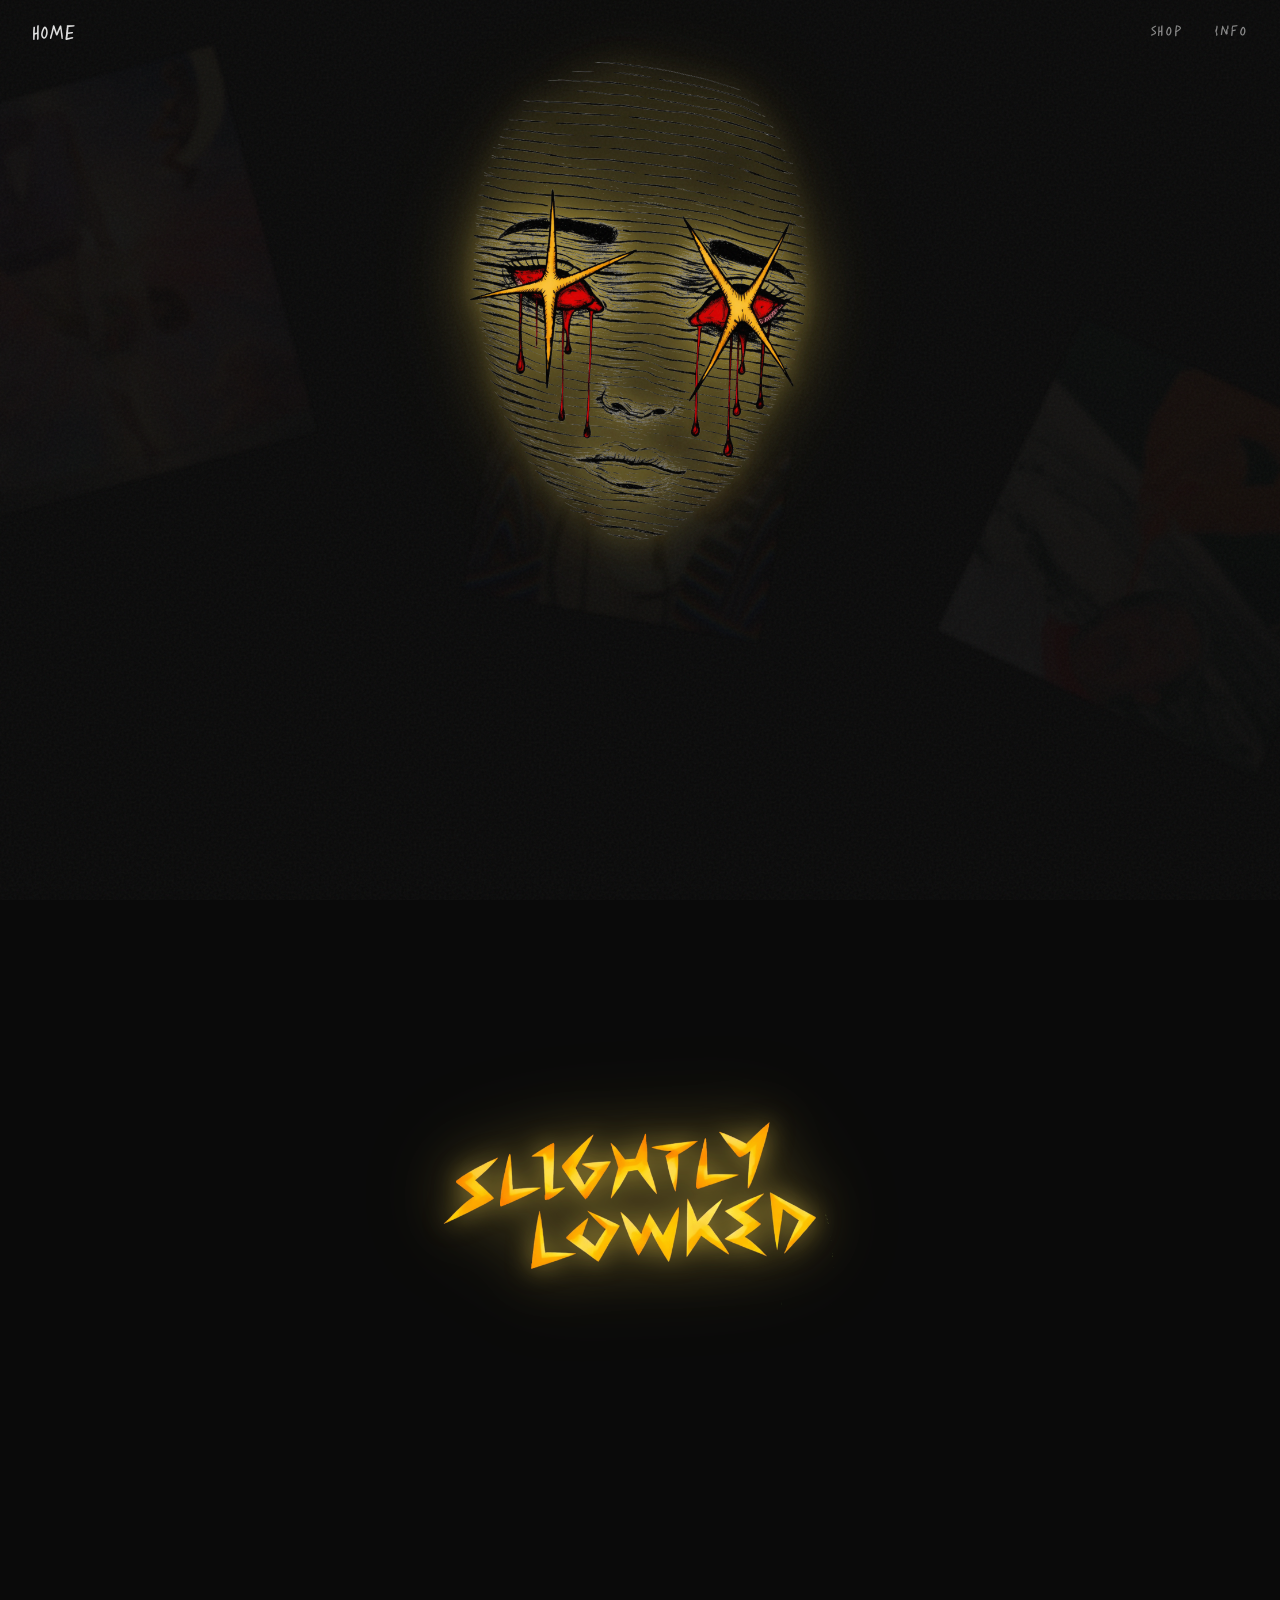
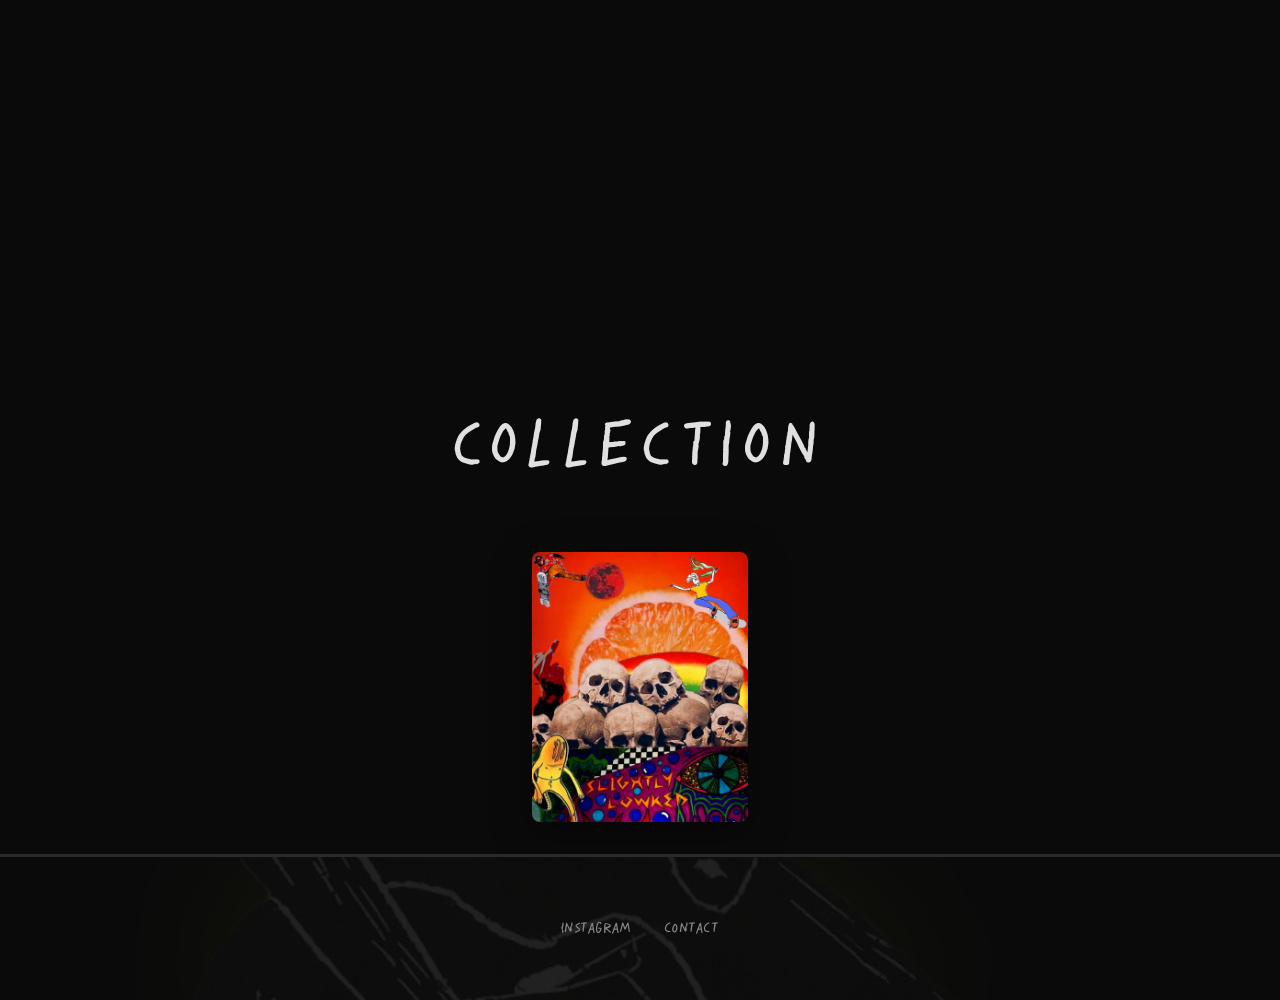
<file: index.html>
<!DOCTYPE html>
<html lang="en">
<head>
    <meta charset="UTF-8">
    <meta name="viewport" content="width=device-width, initial-scale=1.0">
    <title>SLIGHTLY LOWKED</title>
    <link rel="stylesheet" href="style.css">
</head>
<body class="dark home-page">
    <!-- Noise overlay -->
    <div class="noise"></div>

    <!-- Chaos graphics background -->
    <div class="chaos-bg">
        <img src="images/lowked_graphic2.png" class="chaos-graphic chaos-1">
        <img src="images/LOWKED_graphic5.png" class="chaos-graphic chaos-2">
        <img src="images/LOWKED_graphic7.jpg" class="chaos-graphic chaos-3">
    </div>

    <!-- Nav -->
    <nav class="nav-brutal">
        <a href="index.html" class="nav-home">HOME</a>
        <div class="nav-links-brutal">
            <a href="shop.html">SHOP</a>
            <a href="about.html">INFO</a>
        </div>
    </nav>

    <!-- Hero Logo -->
    <section class="hero-brutal">
        <a href="https://www.instagram.com/slightly_lowked__/" target="_blank" rel="noopener noreferrer" class="hero-logo-link" aria-label="Slightly Lowked on Instagram">
            <div class="logo-massive">
                <img src="images/HERO2.png" alt="SLIGHTLY LOWKED">
                <img src="images/SLIGHTLY LOWKED (3).png" alt="SLIGHTLY LOWKED" class="logo-under-hero">
            </div>
        </a>
    </section>

    <!-- Collection trigger: title + spinning sticker (both link to collection/shop page) -->
    <div class="collection-trigger-wrap">
        <a href="shop.html" class="collection-link" aria-label="View collection">COLLECTION</a>
        <a href="shop.html" class="sticker-spin-wrap" aria-label="View collection">
            <img src="images/SLIGHTLYLOWKEDSTICKER.jpg" alt="" class="sticker-spin">
        </a>
    </div>

    <!-- Footer -->
    <footer class="footer-brutal footer-home">
        <div class="footer-home-bg">
            <img src="images/guitarman1.png" alt="" class="footer-home-img">
            <div class="footer-home-overlay"></div>
        </div>
        <div class="footer-brutal-content">
            <div class="footer-links-brutal">
                <a href="https://www.instagram.com/slightly_lowked__/" target="_blank" rel="noopener noreferrer">INSTAGRAM</a>
                <a href="#">CONTACT</a>
            </div>
        </div>
    </footer>
</body>
</html>
</file>
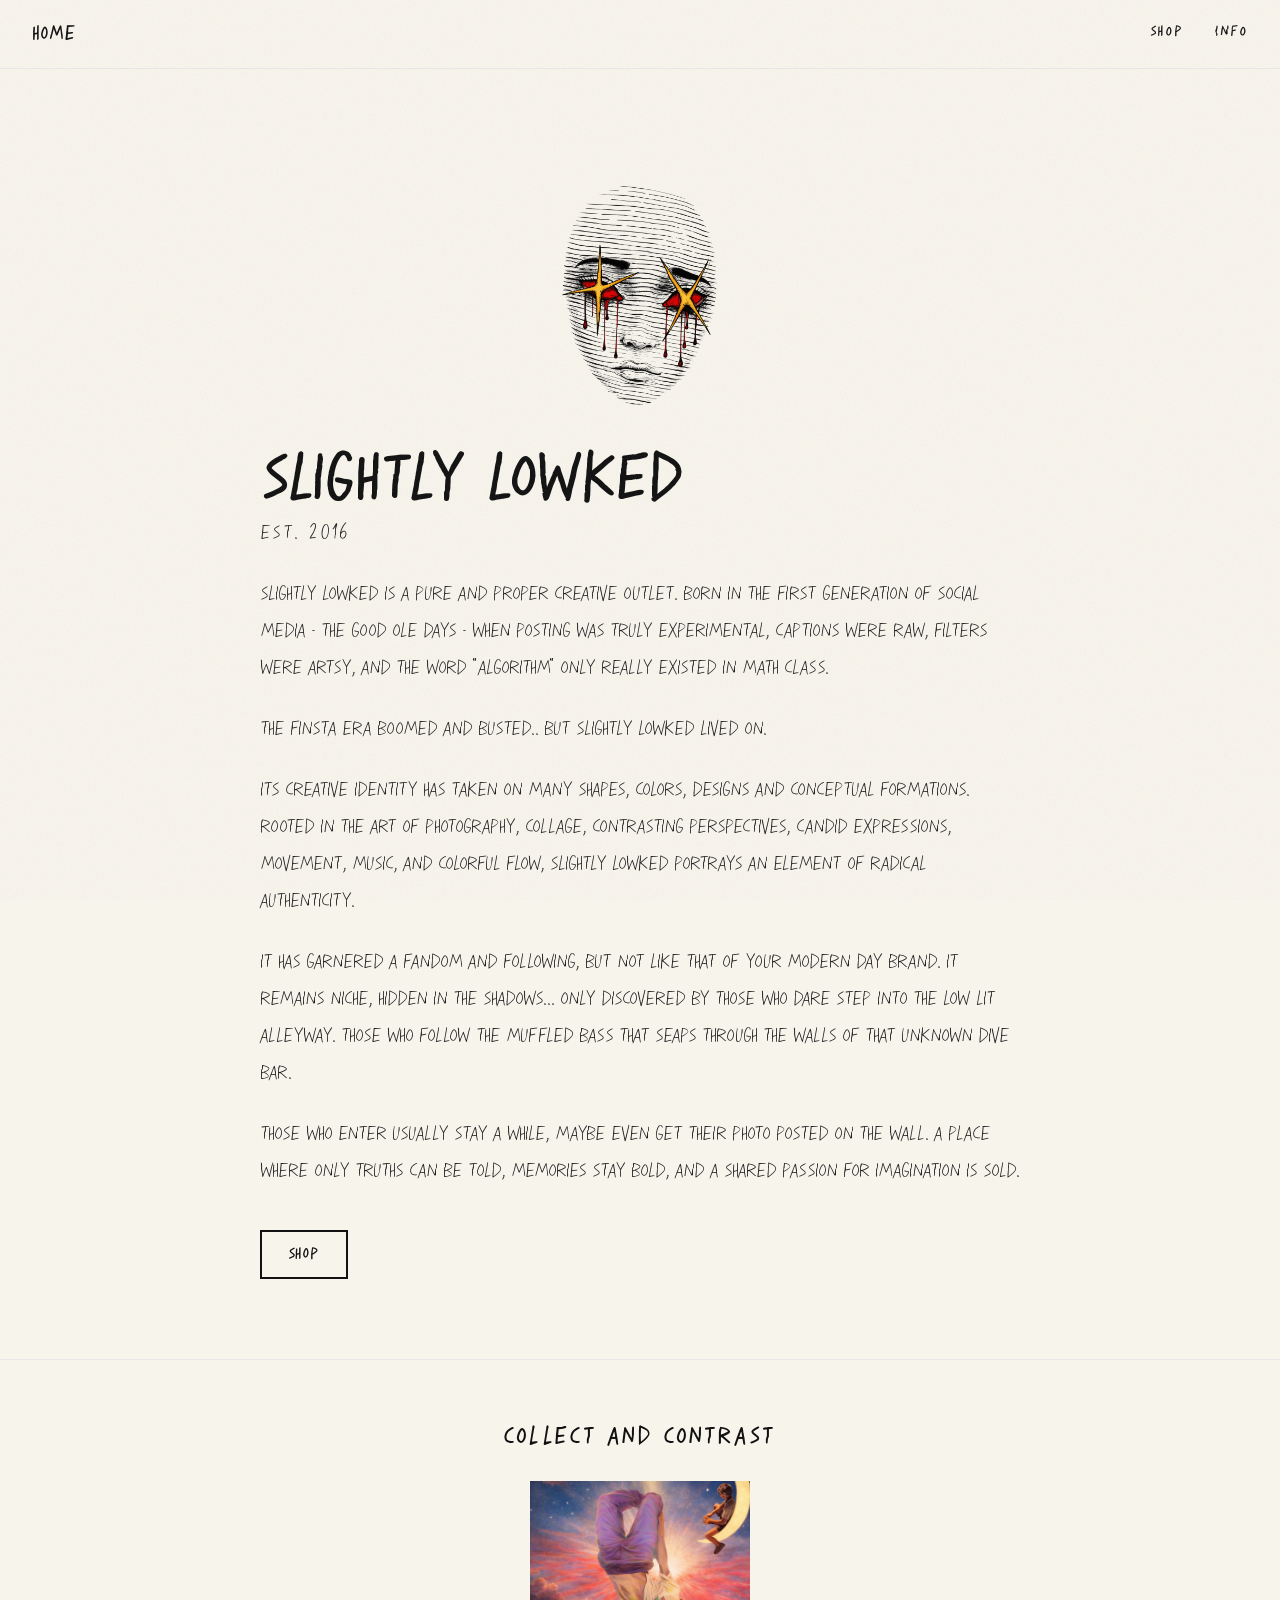
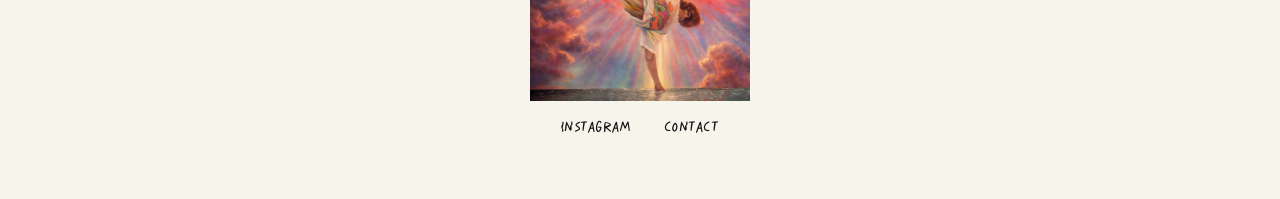
<file: about.html>
<!DOCTYPE html>
<html lang="en">
<head>
    <meta charset="UTF-8">
    <meta name="viewport" content="width=device-width, initial-scale=1.0">
    <title>INFO | SLIGHTLY LOWKED</title>
    <link rel="stylesheet" href="style.css">
</head>
<body class="dark about-page">
    <div class="noise"></div>

    <!-- Nav -->
    <nav class="nav-brutal">
        <a href="index.html" class="nav-home">HOME</a>
        <div class="nav-links-brutal">
            <a href="shop.html">SHOP</a>
            <a href="about.html">INFO</a>
        </div>
    </nav>

    <main class="about-editorial">
        <section class="about-editorial-inner">
            <img src="images/Untitled design (2).png" alt="" class="about-top-graphic">
            <div class="about-title-row">
                <h1>SLIGHTLY LOWKED</h1>
            </div>
            <p class="about-kicker">EST. 2016</p>

            <p>
                Slightly Lowked is a pure and proper creative outlet. Born in the first generation of social media - the good ole days - when posting was truly experimental, captions were raw, filters were artsy, and the word "Algorithm" only really existed in math class.
            </p>

            <p>
                The finsta era boomed and busted.. but Slightly Lowked lived on.
            </p>

            <p>
                Its Creative identity has taken on many shapes, colors, designs and conceptual formations. Rooted in the art of photography, collage, contrasting perspectives, candid expressions, movement, music, and colorful flow, Slightly Lowked portrays an element of Radical authenticity.
            </p>

            <p>
                It has garnered a fandom and following, but not like that of your modern day brand. It remains niche, hidden in the shadows... Only discovered by those who dare step into the low lit alleyway. Those who follow the muffled bass that seaps through the walls of that unknown dive bar.
            </p>

            <p>
                Those who enter usually stay a while, maybe even get their photo posted on the wall. A place where only truths can be told, memories stay bold, and a shared passion for imagination is sold.
            </p>

            <a href="shop.html" class="about-shop-btn">SHOP</a>

        </section>
    </main>

    <!-- Footer -->
    <footer class="footer-brutal">
        <div class="footer-brutal-content">
            <p>COLLECT AND CONTRAST</p>
            <img src="images/lowked_graphic2.png" alt="" class="about-footer-graphic">
            <div class="footer-links-brutal">
                <a href="https://www.instagram.com/slightly_lowked__/" target="_blank" rel="noopener noreferrer">INSTAGRAM</a>
                <a href="#">CONTACT</a>
            </div>
        </div>
    </footer>
</body>
</html>
</file>
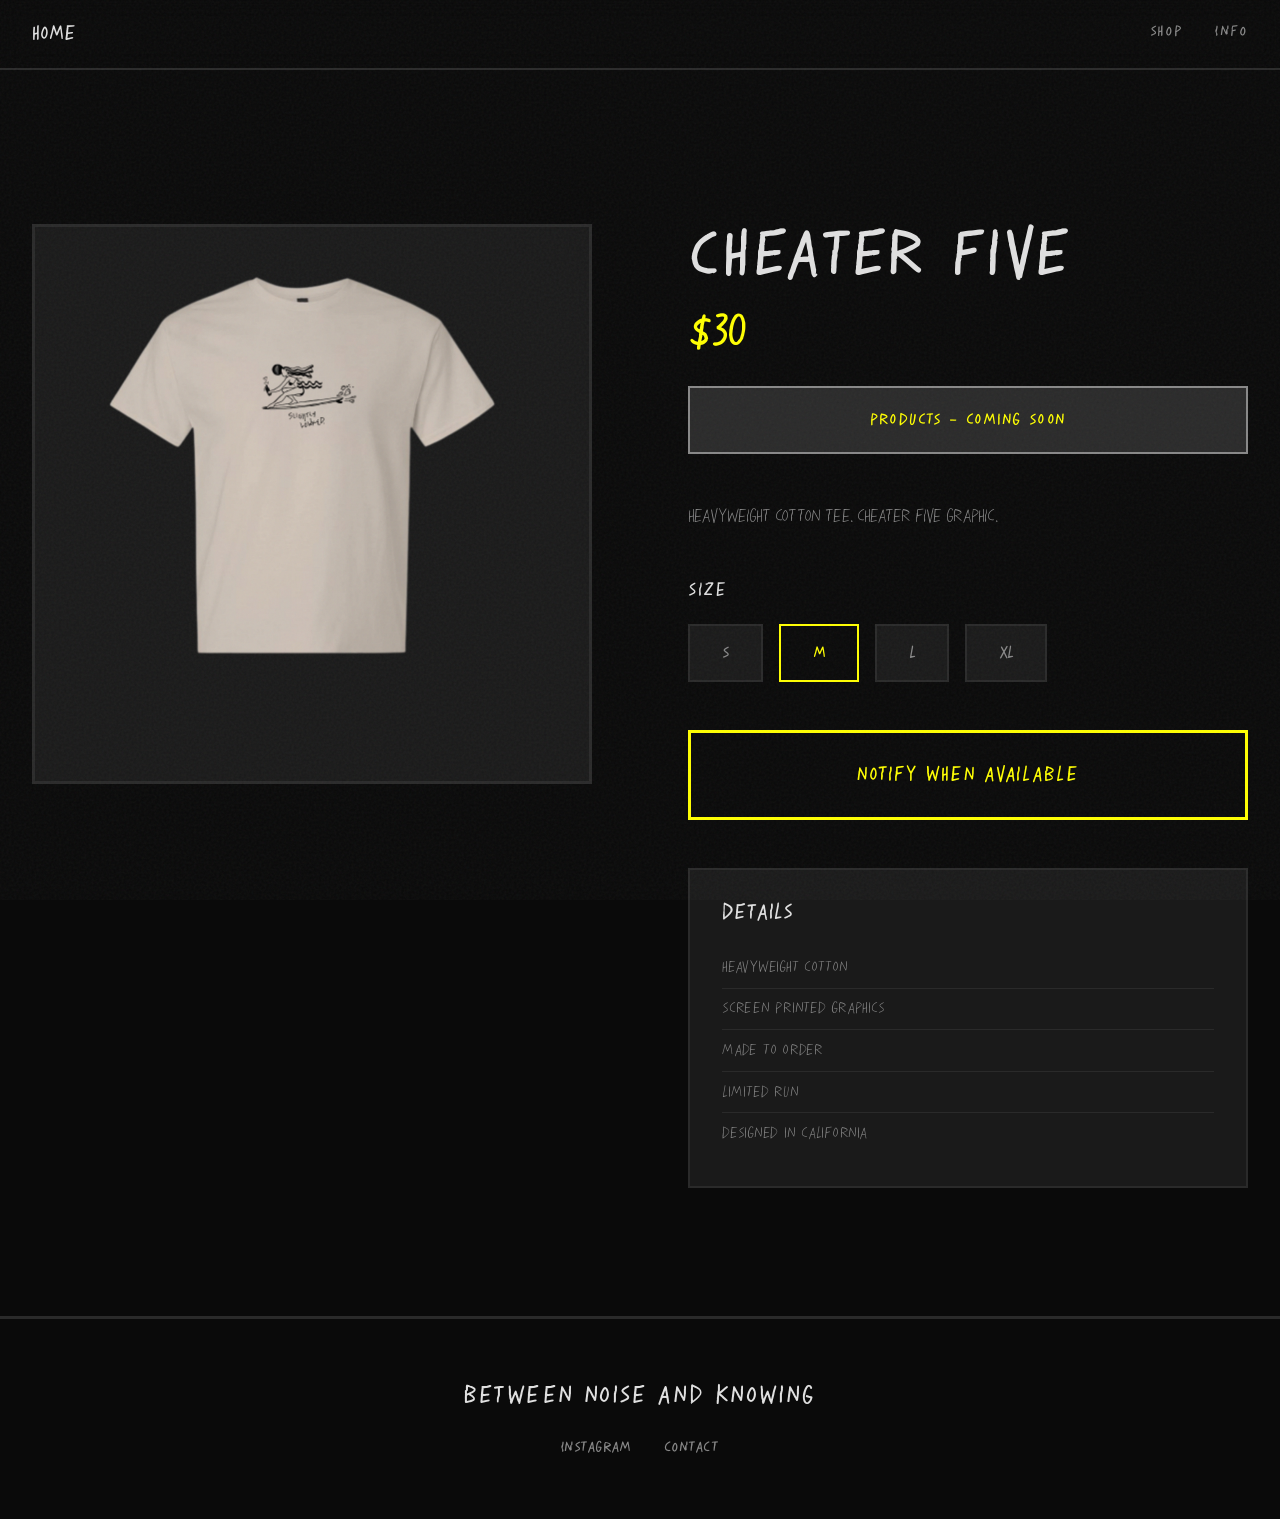
<file: cheater-five-tee.html>
<!DOCTYPE html>
<html lang="en">
<head>
    <meta charset="UTF-8">
    <meta name="viewport" content="width=device-width, initial-scale=1.0">
    <title>PRODUCT | CHEATER FIVE</title>
    <link rel="stylesheet" href="style.css">
</head>
<body class="dark">
    <div class="noise"></div>

    <!-- Nav -->
    <nav class="nav-brutal">
        <a href="index.html" class="nav-home">HOME</a>
        <div class="nav-links-brutal">
            <a href="shop.html">SHOP</a>
            <a href="about.html">INFO</a>
        </div>
    </nav>

    <!-- Product Detail -->
    <section class="product-detail-brutal">
        <div class="product-image-brutal">
            <div class="product-placeholder-large">
                <img src="images/surfer girl.png" alt="CHEATER FIVE">
            </div>
        </div>

        <div class="product-info-brutal">
            <h1>CHEATER FIVE</h1>
            <p class="price-brutal-large">$30</p>

            <div class="status-banner">
                PRODUCTS — COMING SOON
            </div>

            <div class="product-description-brutal">
                <p>Heavyweight cotton tee. Cheater Five graphic.</p>
            </div>

            <div class="size-selector-brutal">
                <label>SIZE</label>
                <div class="size-buttons">
                    <button class="size-btn-brutal">S</button>
                    <button class="size-btn-brutal active">M</button>
                    <button class="size-btn-brutal">L</button>
                    <button class="size-btn-brutal">XL</button>
                </div>
            </div>

            <button class="cta-brutal">NOTIFY WHEN AVAILABLE</button>

            <div class="product-details-list">
                <h3>DETAILS</h3>
                <ul>
                    <li>Heavyweight cotton</li>
                    <li>Screen printed graphics</li>
                    <li>Made to order</li>
                    <li>Limited run</li>
                    <li>Designed in California</li>
                </ul>
            </div>
        </div>
    </section>

    <!-- Footer -->
    <footer class="footer-brutal">
        <div class="footer-brutal-content">
            <p>BETWEEN NOISE AND KNOWING</p>
            <div class="footer-links-brutal">
                <a href="https://www.instagram.com/slightly_lowked__/" target="_blank" rel="noopener noreferrer">INSTAGRAM</a>
                <a href="#">CONTACT</a>
            </div>
        </div>
    </footer>

    <script>
        const sizeBtns = document.querySelectorAll('.size-btn-brutal');
        sizeBtns.forEach(btn => {
            btn.addEventListener('click', () => {
                sizeBtns.forEach(b => b.classList.remove('active'));
                btn.classList.add('active');
            });
        });
    </script>
</body>
</html>
</file>
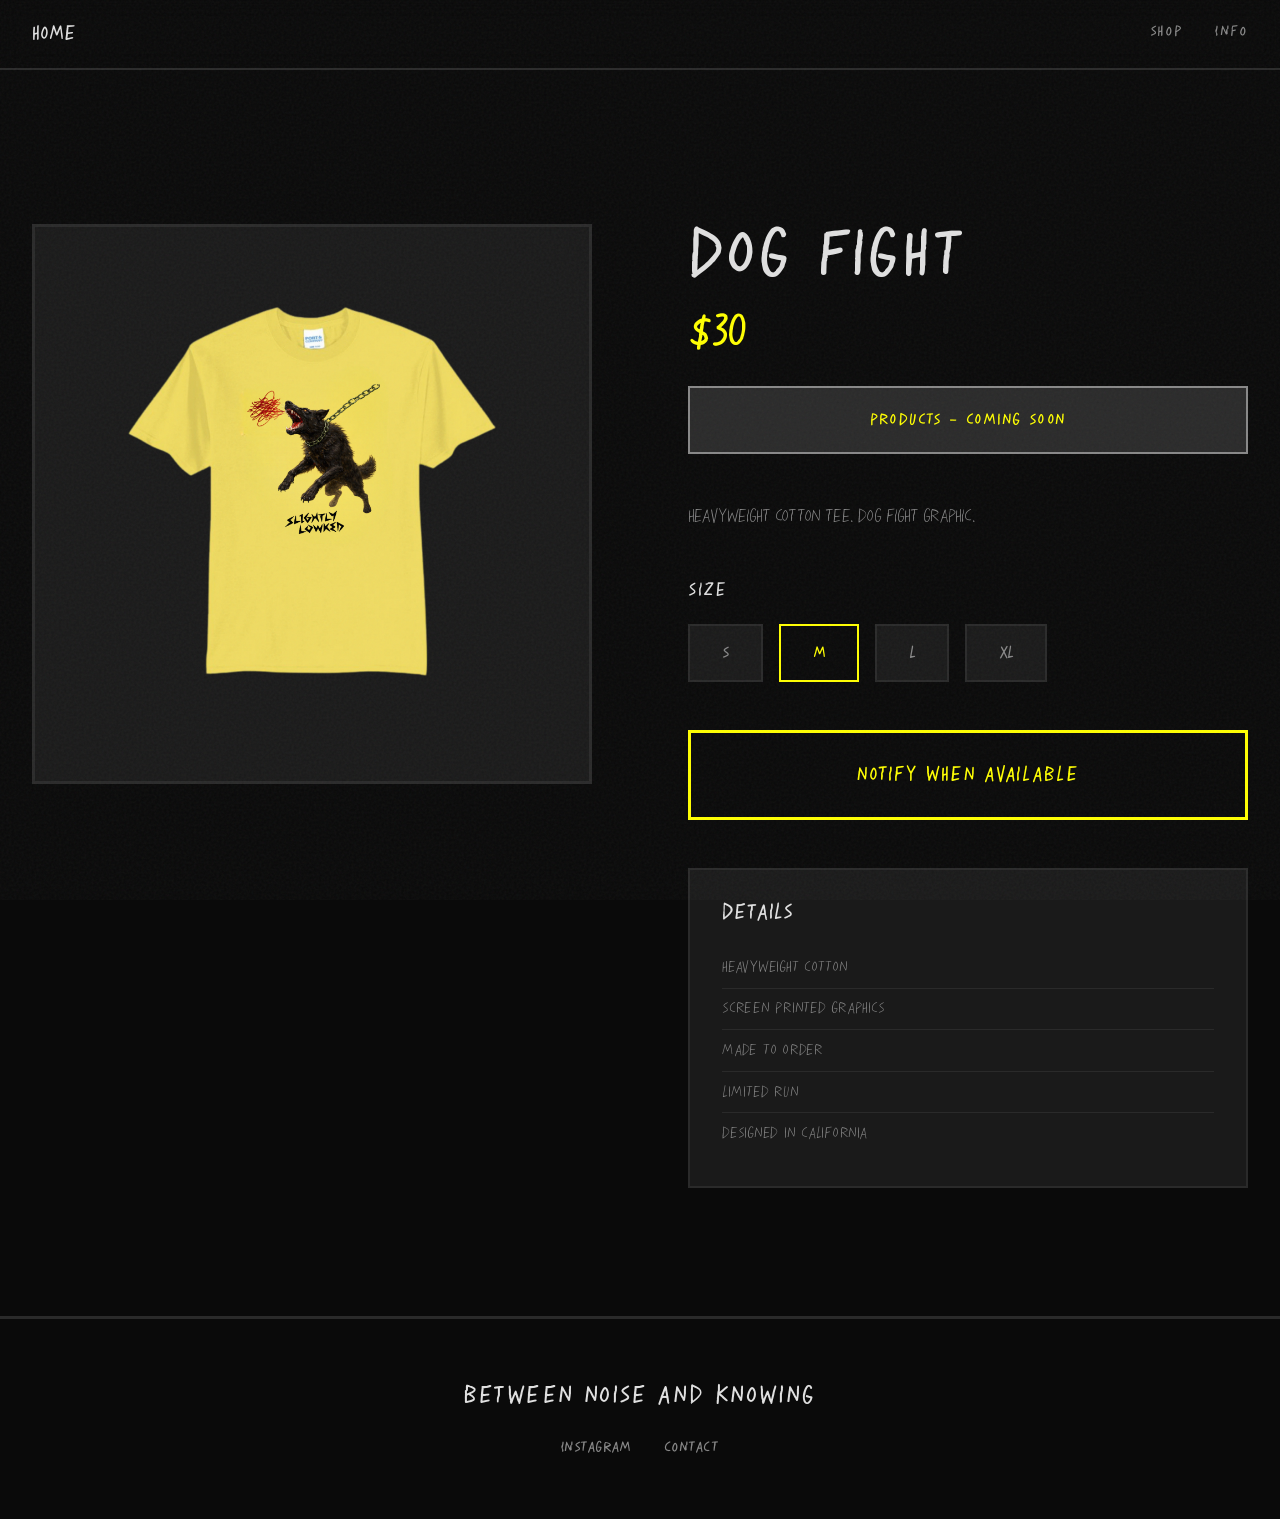
<file: dog-fight.html>
<!DOCTYPE html>
<html lang="en">
<head>
    <meta charset="UTF-8">
    <meta name="viewport" content="width=device-width, initial-scale=1.0">
    <title>PRODUCT | DOG FIGHT</title>
    <link rel="stylesheet" href="style.css">
</head>
<body class="dark">
    <div class="noise"></div>

    <nav class="nav-brutal">
        <a href="index.html" class="nav-home">HOME</a>
        <div class="nav-links-brutal">
            <a href="shop.html">SHOP</a>
            <a href="about.html">INFO</a>
        </div>
    </nav>

    <section class="product-detail-brutal">
        <div class="product-image-brutal">
            <div class="product-placeholder-large">
                <img src="images/DOG SHIRT.png" alt="DOG FIGHT">
            </div>
        </div>

        <div class="product-info-brutal">
            <h1>DOG FIGHT</h1>
            <p class="price-brutal-large">$30</p>

            <div class="status-banner">
                PRODUCTS — COMING SOON
            </div>

            <div class="product-description-brutal">
                <p>Heavyweight cotton tee. Dog fight graphic.</p>
            </div>

            <div class="size-selector-brutal">
                <label>SIZE</label>
                <div class="size-buttons">
                    <button class="size-btn-brutal">S</button>
                    <button class="size-btn-brutal active">M</button>
                    <button class="size-btn-brutal">L</button>
                    <button class="size-btn-brutal">XL</button>
                </div>
            </div>

            <button class="cta-brutal">NOTIFY WHEN AVAILABLE</button>

            <div class="product-details-list">
                <h3>DETAILS</h3>
                <ul>
                    <li>Heavyweight cotton</li>
                    <li>Screen printed graphics</li>
                    <li>Made to order</li>
                    <li>Limited run</li>
                    <li>Designed in California</li>
                </ul>
            </div>
        </div>
    </section>

    <footer class="footer-brutal">
        <div class="footer-brutal-content">
            <p>BETWEEN NOISE AND KNOWING</p>
            <div class="footer-links-brutal">
                <a href="https://www.instagram.com/slightly_lowked__/" target="_blank" rel="noopener noreferrer">INSTAGRAM</a>
                <a href="#">CONTACT</a>
            </div>
        </div>
    </footer>

    <script>
        const sizeBtns = document.querySelectorAll('.size-btn-brutal');
        sizeBtns.forEach(btn => {
            btn.addEventListener('click', () => {
                sizeBtns.forEach(b => b.classList.remove('active'));
                btn.classList.add('active');
            });
        });
    </script>
</body>
</html>
</file>
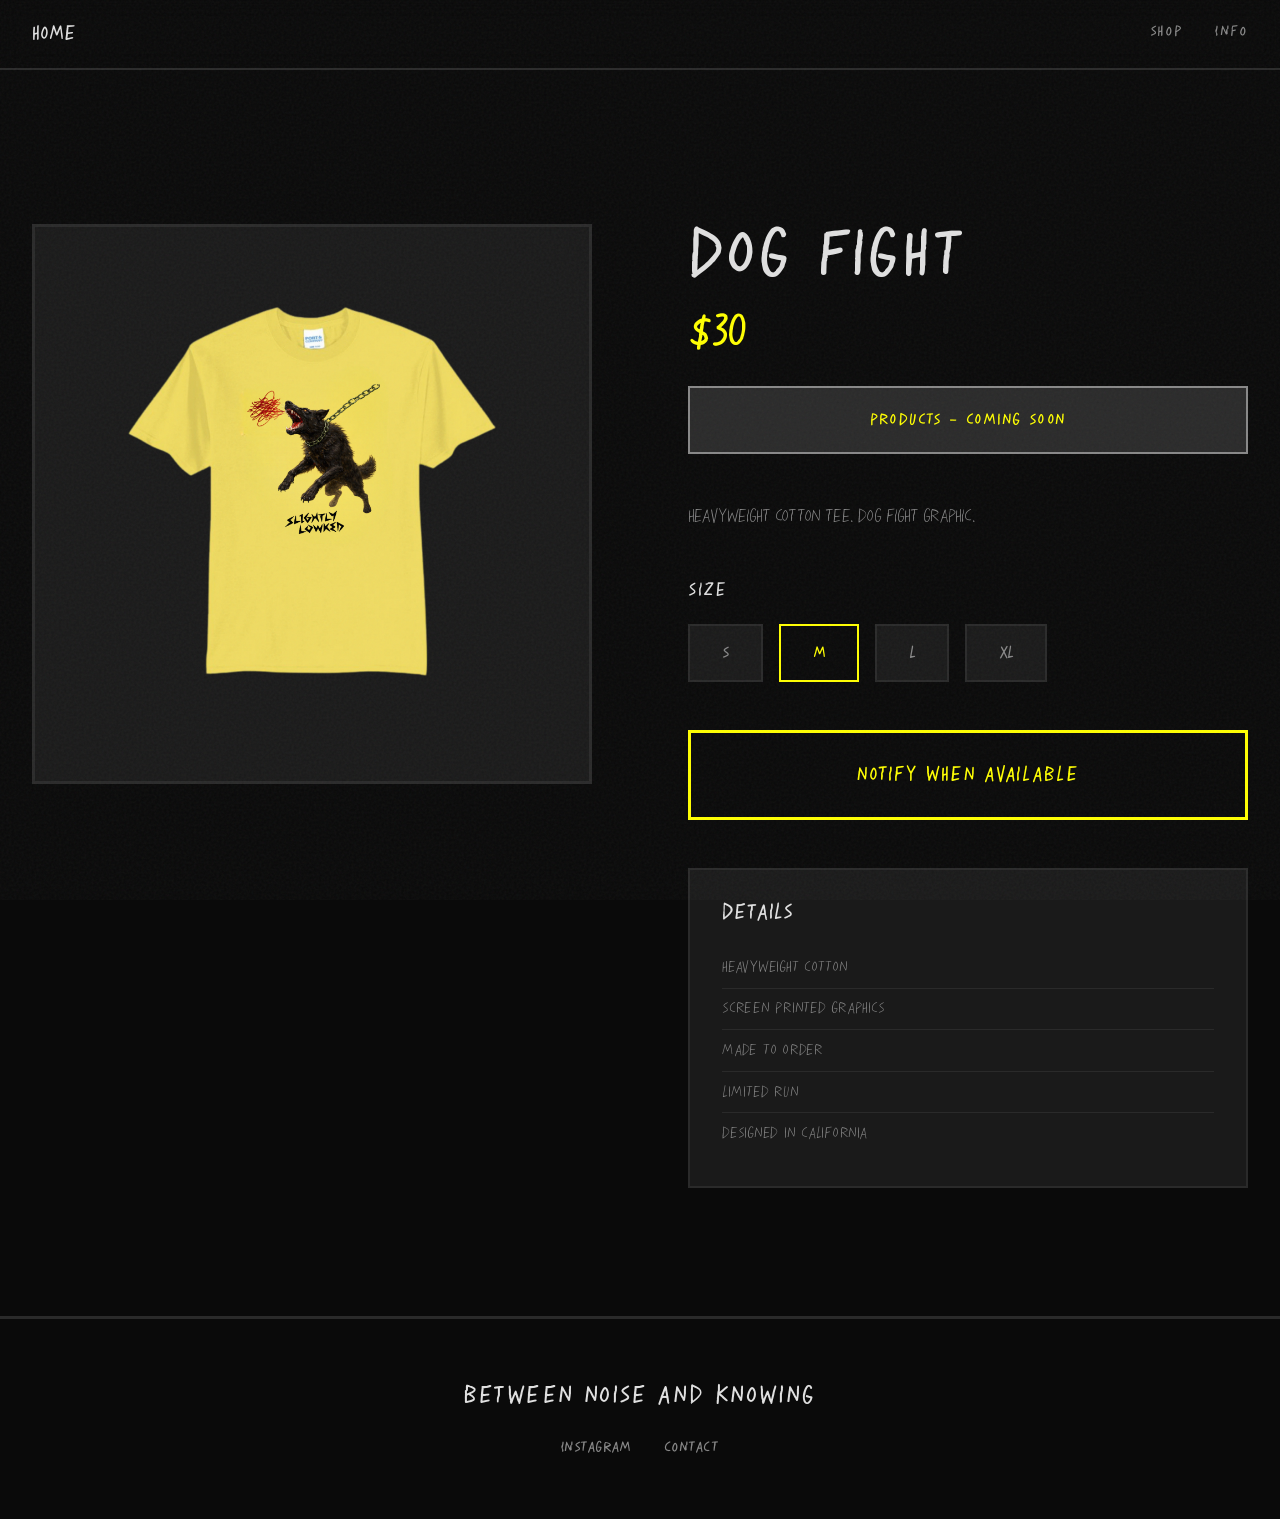
<file: dog-shirt.html>
<!DOCTYPE html>
<html lang="en">
<head>
    <meta charset="UTF-8">
    <meta http-equiv="refresh" content="0;url=dog-fight.html">
    <title>Redirecting…</title>
    <script>location.replace('dog-fight.html');</script>
</head>
<body>
    <p><a href="dog-fight.html">DOG FIGHT</a></p>
</body>
</html>
</file>
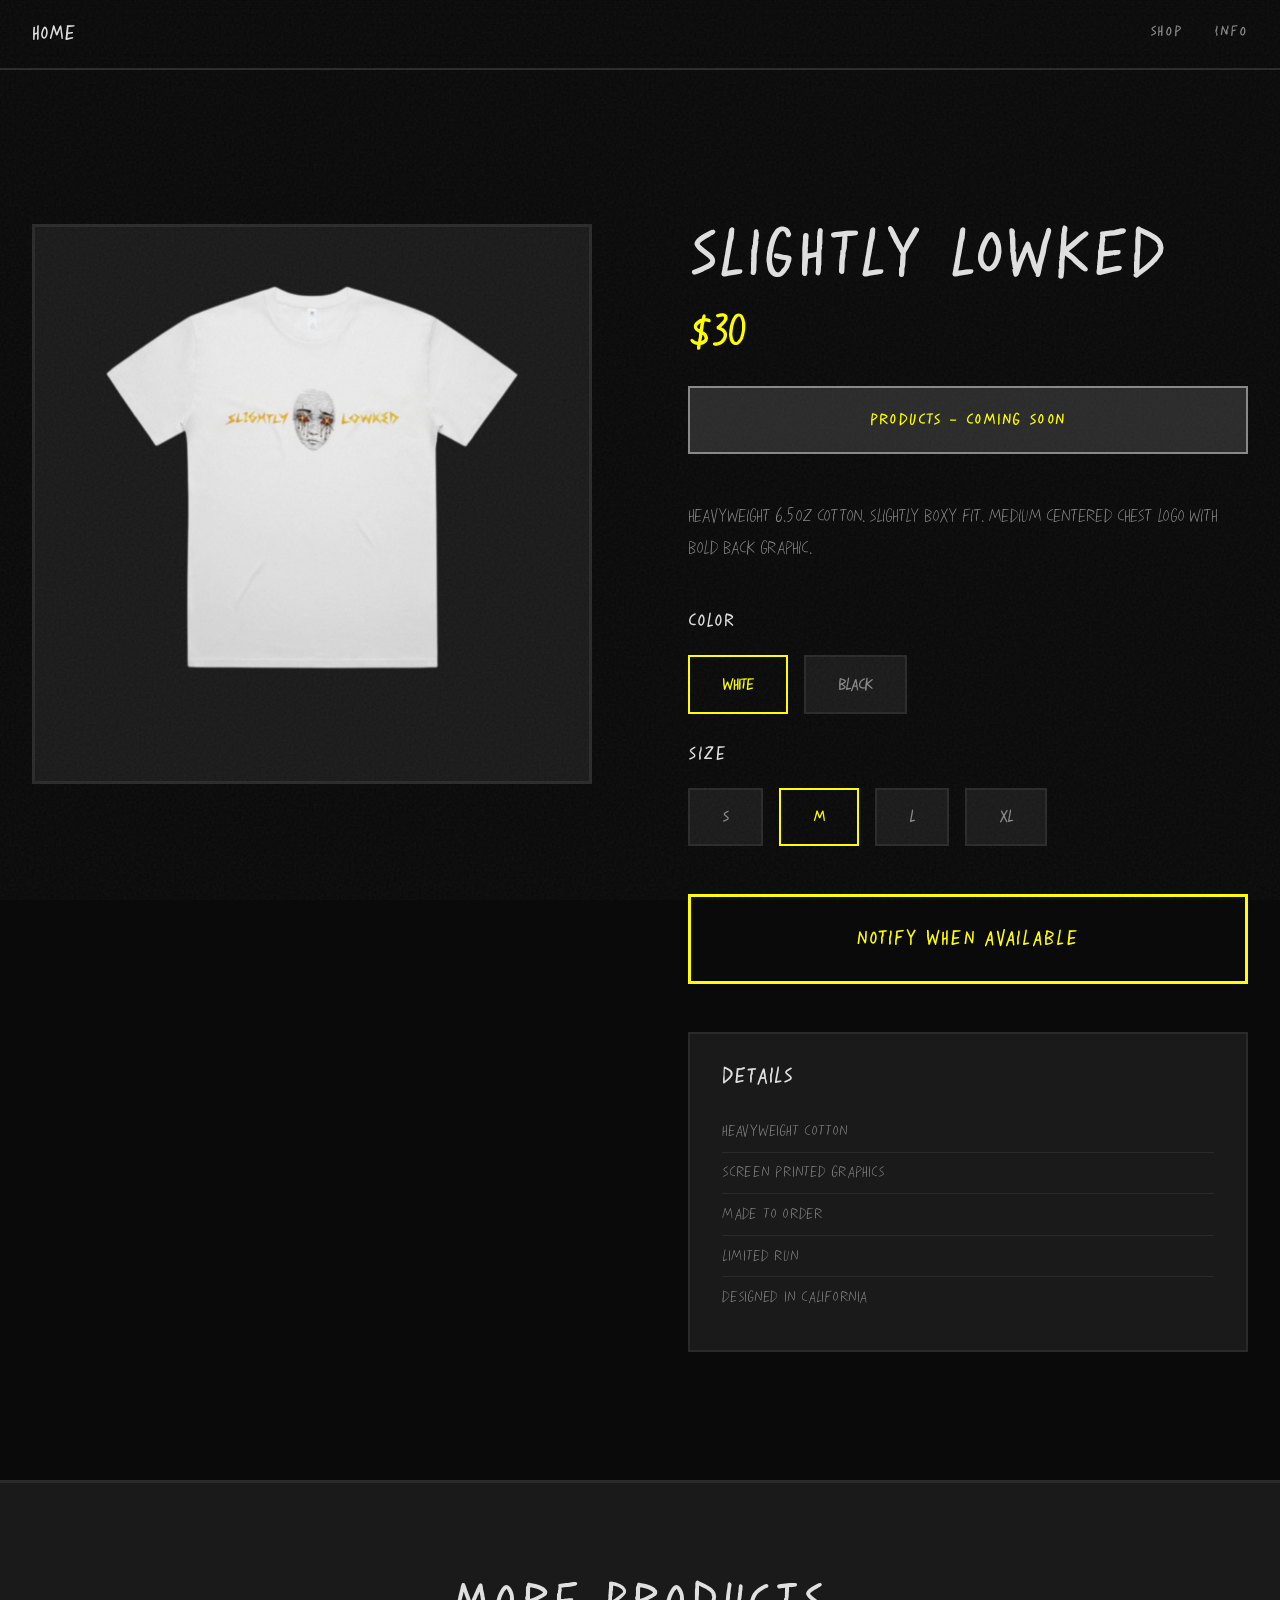
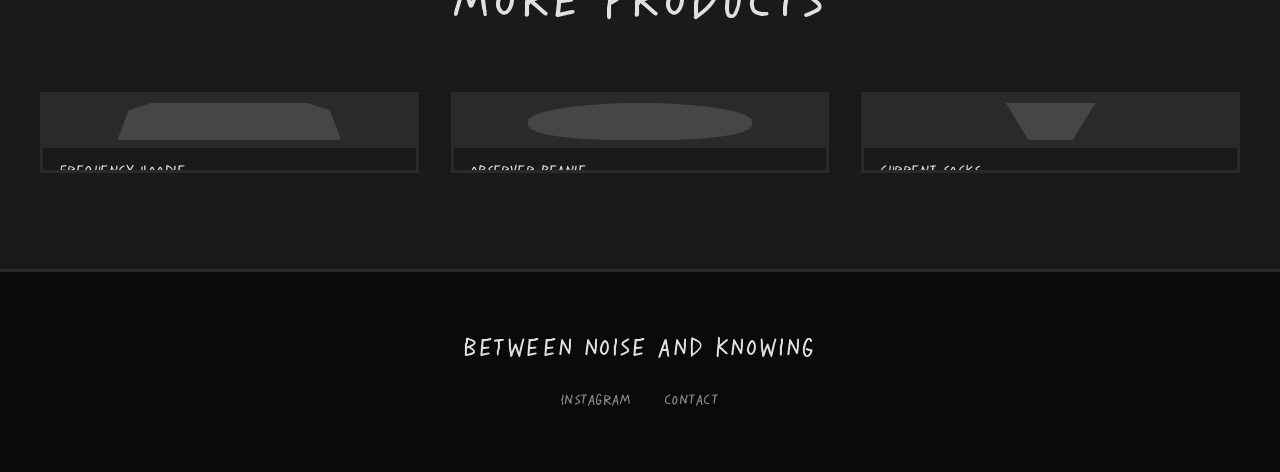
<file: product.html>
<!DOCTYPE html>
<html lang="en">
<head>
    <meta charset="UTF-8">
    <meta name="viewport" content="width=device-width, initial-scale=1.0">
    <title>PRODUCT | SLIGHTLY LOWKED</title>
    <link rel="stylesheet" href="style.css">
</head>
<body class="dark">
    <div class="noise"></div>

    <!-- Nav -->
    <nav class="nav-brutal">
        <a href="index.html" class="nav-home">HOME</a>
        <div class="nav-links-brutal">
            <a href="shop.html">SHOP</a>
            <a href="about.html">INFO</a>
        </div>
    </nav>

    <!-- Product Detail -->
    <section class="product-detail-brutal">
        <div class="product-image-brutal">
            <div class="product-placeholder-large">
                <img id="voltage-tee-image" src="images/SLIGHTLY LOWKED shirt.png" alt="SLIGHTLY LOWKED - ORIGINAL">
            </div>
        </div>

        <div class="product-info-brutal">
            <h1>SLIGHTLY LOWKED</h1>
            <p class="price-brutal-large">$30</p>

            <div class="status-banner">
                PRODUCTS — COMING SOON
            </div>

            <div class="product-description-brutal">
                <p>Heavyweight 6.5oz cotton. Slightly boxy fit. Medium centered chest logo with bold back graphic.</p>
            </div>

            <div class="color-selector-brutal">
                <label>COLOR</label>
                <div class="color-buttons">
                    <button class="color-btn-brutal active" data-image="images/SLIGHTLY LOWKED shirt.png" data-alt="SLIGHTLY LOWKED - WHITE" data-box-bg="dark">WHITE</button>
                    <button class="color-btn-brutal" data-image="images/LOWKED TEE BLACK.png" data-alt="SLIGHTLY LOWKED - BLACK" data-box-bg="light">BLACK</button>
                </div>
            </div>

            <div class="size-selector-brutal">
                <label>SIZE</label>
                <div class="size-buttons">
                    <button class="size-btn-brutal">S</button>
                    <button class="size-btn-brutal active">M</button>
                    <button class="size-btn-brutal">L</button>
                    <button class="size-btn-brutal">XL</button>
                </div>
            </div>

            <button class="cta-brutal">NOTIFY WHEN AVAILABLE</button>

            <div class="product-details-list">
                <h3>DETAILS</h3>
                <ul>
                    <li>Heavyweight cotton</li>
                    <li>Screen printed graphics</li>
                    <li>Made to order</li>
                    <li>Limited run</li>
                    <li>Designed in California</li>
                </ul>
            </div>
        </div>
    </section>

    <!-- Related Products -->
    <section class="related-brutal">
        <h2>MORE PRODUCTS</h2>
        <div class="related-grid">
            <a href="#" class="product-brutal">
                <div class="product-placeholder">
                    <div class="placeholder-shape hoodie"></div>
                </div>
                <div class="product-label">
                    <span>FREQUENCY HOODIE</span>
                    <span class="price-brutal">$78</span>
                </div>
            </a>

            <a href="#" class="product-brutal">
                <div class="product-placeholder">
                    <div class="placeholder-shape beanie"></div>
                </div>
                <div class="product-label">
                    <span>OBSERVER BEANIE</span>
                    <span class="price-brutal">$28</span>
                </div>
            </a>

            <a href="#" class="product-brutal">
                <div class="product-placeholder">
                    <div class="placeholder-shape socks"></div>
                </div>
                <div class="product-label">
                    <span>CURRENT SOCKS</span>
                    <span class="price-brutal">$18</span>
                </div>
            </a>
        </div>
    </section>

    <!-- Footer -->
    <footer class="footer-brutal">
        <div class="footer-brutal-content">
            <p>BETWEEN NOISE AND KNOWING</p>
            <div class="footer-links-brutal">
                <a href="https://www.instagram.com/slightly_lowked__/" target="_blank" rel="noopener noreferrer">INSTAGRAM</a>
                <a href="#">CONTACT</a>
            </div>
        </div>
    </footer>

    <script>
        const sizeBtns = document.querySelectorAll('.size-btn-brutal');
        sizeBtns.forEach(btn => {
            btn.addEventListener('click', () => {
                sizeBtns.forEach(b => b.classList.remove('active'));
                btn.classList.add('active');
            });
        });

        const productImage = document.getElementById('voltage-tee-image');
        const productImageBox = document.querySelector('.product-placeholder-large');
        const colorBtns = document.querySelectorAll('.color-btn-brutal');
        colorBtns.forEach(btn => {
            btn.addEventListener('click', () => {
                colorBtns.forEach(b => b.classList.remove('active'));
                btn.classList.add('active');
                productImage.src = btn.dataset.image;
                productImage.alt = btn.dataset.alt;
                productImageBox.classList.toggle('light-bg', btn.dataset.boxBg === 'light');
            });
        });
    </script>
</body>
</html>
</file>
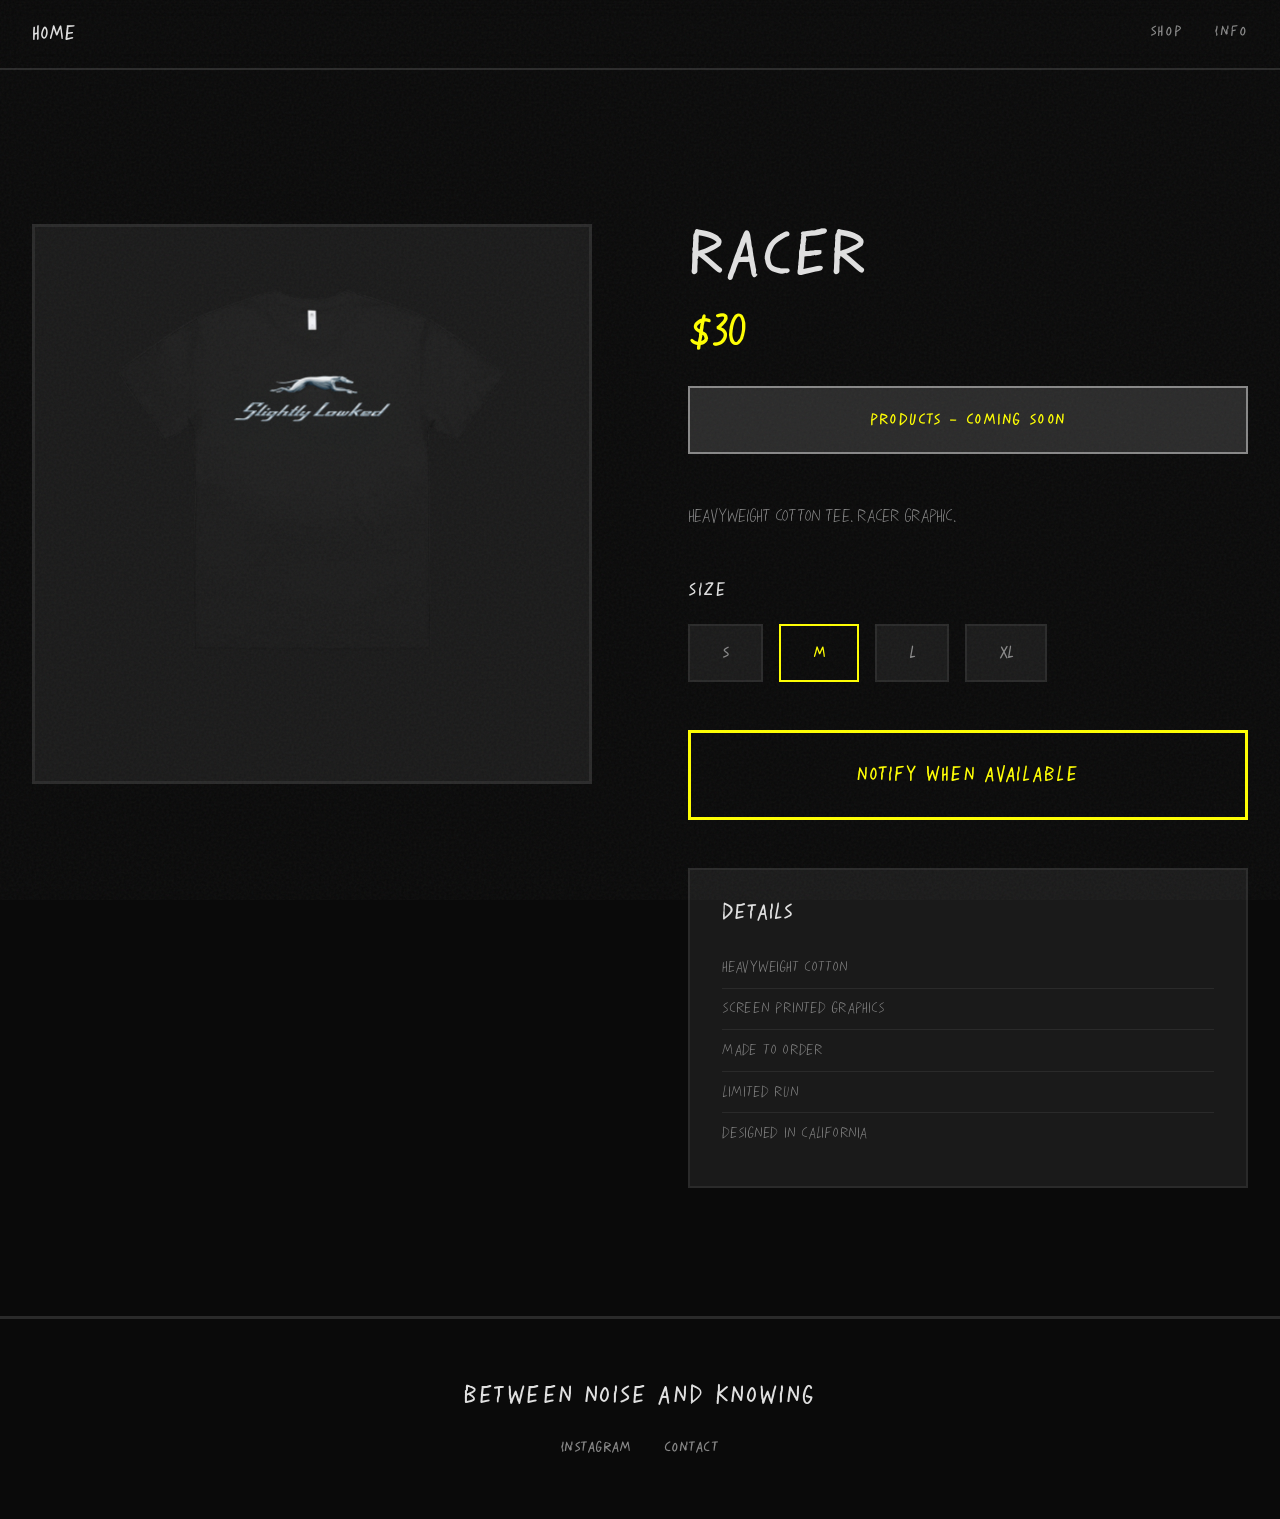
<file: racer-tee.html>
<!DOCTYPE html>
<html lang="en">
<head>
    <meta charset="UTF-8">
    <meta name="viewport" content="width=device-width, initial-scale=1.0">
    <title>PRODUCT | RACER</title>
    <link rel="stylesheet" href="style.css">
</head>
<body class="dark">
    <div class="noise"></div>

    <nav class="nav-brutal">
        <a href="index.html" class="nav-home">HOME</a>
        <div class="nav-links-brutal">
            <a href="shop.html">SHOP</a>
            <a href="about.html">INFO</a>
        </div>
    </nav>

    <section class="product-detail-brutal">
        <div class="product-image-brutal">
            <div class="product-placeholder-large">
                <img src="images/Greyhound shirt.png" alt="RACER">
            </div>
        </div>

        <div class="product-info-brutal">
            <h1>RACER</h1>
            <p class="price-brutal-large">$30</p>

            <div class="status-banner">
                PRODUCTS — COMING SOON
            </div>

            <div class="product-description-brutal">
                <p>Heavyweight cotton tee. Racer graphic.</p>
            </div>

            <div class="size-selector-brutal">
                <label>SIZE</label>
                <div class="size-buttons">
                    <button class="size-btn-brutal">S</button>
                    <button class="size-btn-brutal active">M</button>
                    <button class="size-btn-brutal">L</button>
                    <button class="size-btn-brutal">XL</button>
                </div>
            </div>

            <button class="cta-brutal">NOTIFY WHEN AVAILABLE</button>

            <div class="product-details-list">
                <h3>DETAILS</h3>
                <ul>
                    <li>Heavyweight cotton</li>
                    <li>Screen printed graphics</li>
                    <li>Made to order</li>
                    <li>Limited run</li>
                    <li>Designed in California</li>
                </ul>
            </div>
        </div>
    </section>

    <footer class="footer-brutal">
        <div class="footer-brutal-content">
            <p>BETWEEN NOISE AND KNOWING</p>
            <div class="footer-links-brutal">
                <a href="https://www.instagram.com/slightly_lowked__/" target="_blank" rel="noopener noreferrer">INSTAGRAM</a>
                <a href="#">CONTACT</a>
            </div>
        </div>
    </footer>

    <script>
        const sizeBtns = document.querySelectorAll('.size-btn-brutal');
        sizeBtns.forEach(btn => {
            btn.addEventListener('click', () => {
                sizeBtns.forEach(b => b.classList.remove('active'));
                btn.classList.add('active');
            });
        });
    </script>
</body>
</html>
</file>
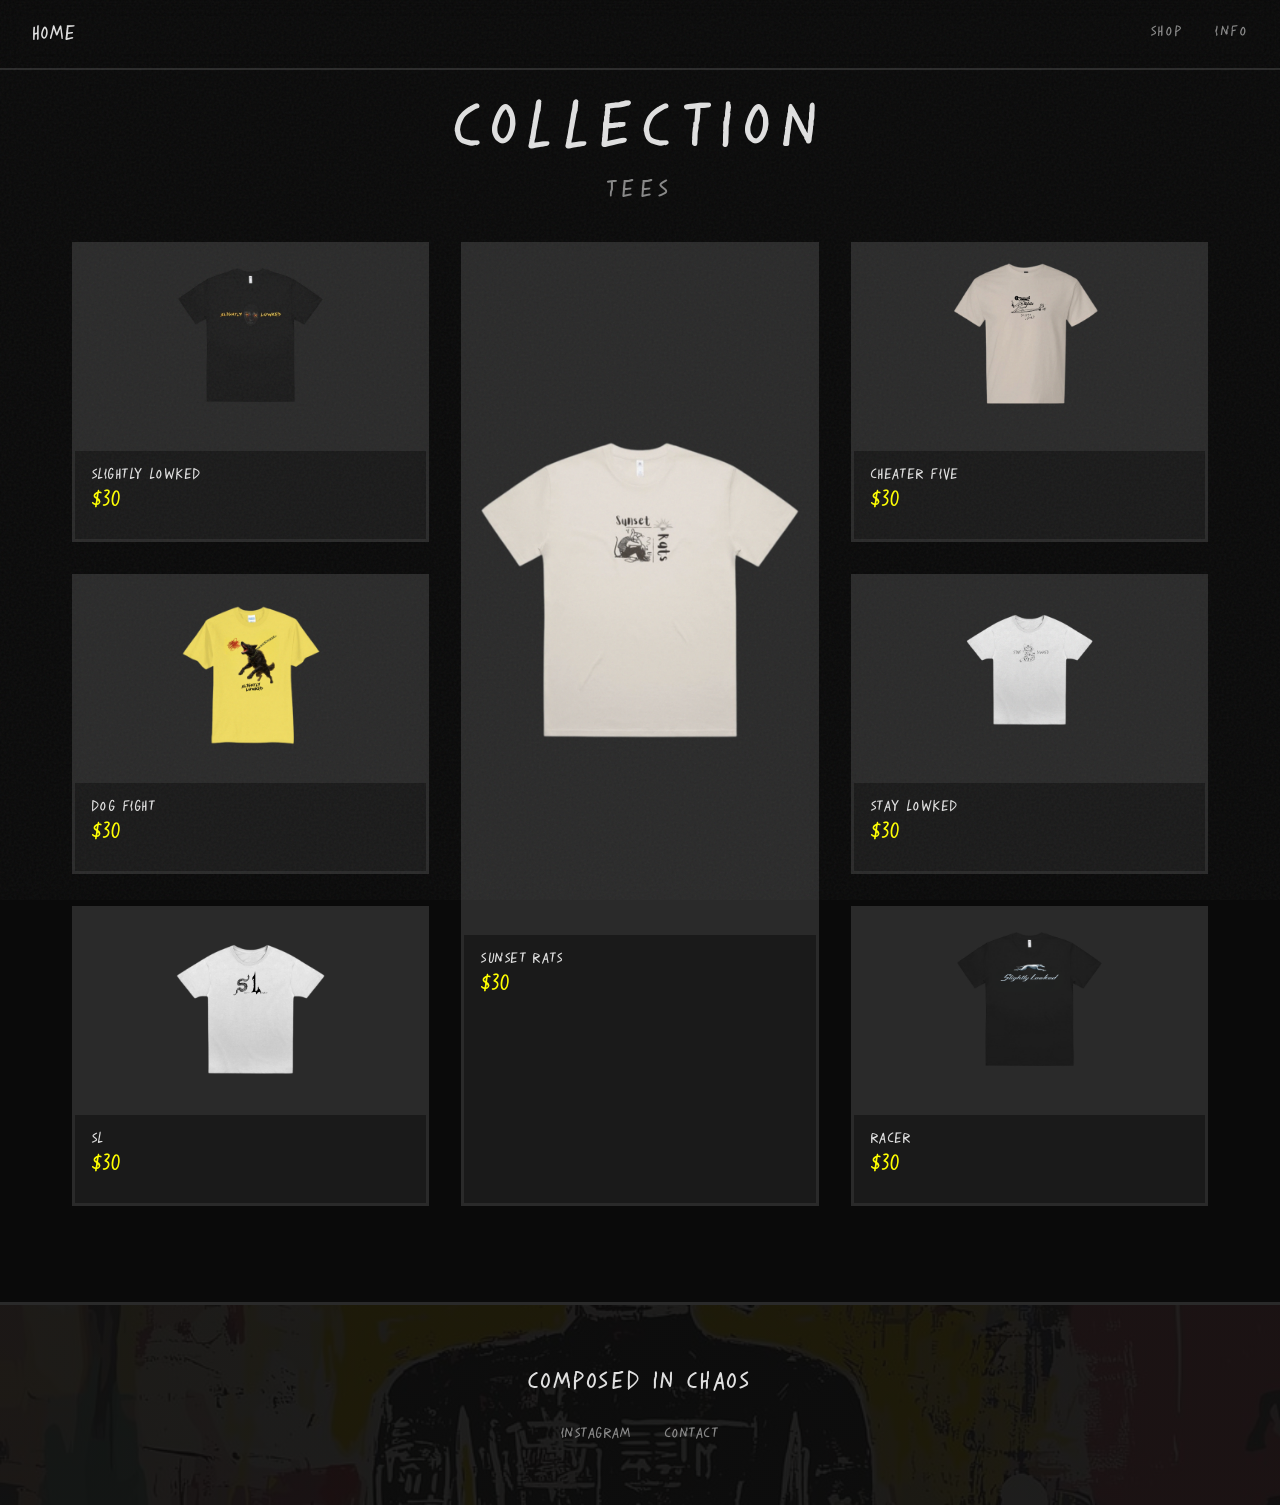
<file: shop.html>
<!DOCTYPE html>
<html lang="en">
<head>
    <meta charset="UTF-8">
    <meta name="viewport" content="width=device-width, initial-scale=1.0">
    <title>Collection | Slightly Lowked</title>
    <link rel="stylesheet" href="style.css">
</head>
<body class="dark">
    <div class="noise"></div>

    <!-- Nav -->
    <nav class="nav-brutal">
        <a href="index.html" class="nav-home">HOME</a>
        <div class="nav-links-brutal">
            <a href="shop.html">SHOP</a>
            <a href="about.html">INFO</a>
        </div>
    </nav>

    <!-- Collection / Product Grid -->
    <section class="products-chaos">
        <h2 class="section-brutal">COLLECTION</h2>
        <h3 class="shop-subsection-title">TEES</h3>

        <div class="grid-broken">
            <a href="product.html" class="product-brutal" style="grid-column: 1; grid-row: 1;">
                <div class="product-placeholder">
                    <img src="images/LOWKED TEE BLACK.png" alt="SLIGHTLY LOWKED">
                </div>
                <div class="product-label">
                    <span>SLIGHTLY LOWKED</span>
                    <span class="price-brutal">$30</span>
                </div>
            </a>

            <a href="dog-fight.html" class="product-brutal" style="grid-column: 1; grid-row: 2;">
                <div class="product-placeholder">
                    <img src="images/DOG SHIRT.png" alt="DOG FIGHT">
                </div>
                <div class="product-label">
                    <span>DOG FIGHT</span>
                    <span class="price-brutal">$30</span>
                </div>
            </a>

            <a href="sunset-rats-tee.html" class="product-brutal sunset-feature-card" style="grid-column: 2; grid-row: 1 / 4;">
                <div class="product-placeholder tall">
                    <img src="images/sunset rats tee bone.png" alt="SUNSET RATS">
                </div>
                <div class="product-label">
                    <span>SUNSET RATS</span>
                    <span class="price-brutal">$30</span>
                </div>
            </a>

            <a href="stay-lowked-tee.html" class="product-brutal" style="grid-column: 3; grid-row: 2;">
                <div class="product-placeholder">
                    <img src="images/STAYLOWKEDTEE(FRONT).png" alt="STAY LOWKED">
                </div>
                <div class="product-label">
                    <span>STAY LOWKED</span>
                    <span class="price-brutal">$30</span>
                </div>
            </a>

            <a href="racer-tee.html" class="product-brutal" style="grid-column: 3; grid-row: 3;">
                <div class="product-placeholder">
                    <img src="images/Greyhound shirt.png" alt="RACER">
                </div>
                <div class="product-label">
                    <span>RACER</span>
                    <span class="price-brutal">$30</span>
                </div>
            </a>

            <a href="sl-tee.html" class="product-brutal" style="grid-column: 1; grid-row: 3;">
                <div class="product-placeholder">
                    <img src="images/SL TEE.png" alt="SL">
                </div>
                <div class="product-label">
                    <span>SL</span>
                    <span class="price-brutal">$30</span>
                </div>
            </a>

            <a href="cheater-five-tee.html" class="product-brutal" style="grid-column: 3; grid-row: 1;">
                <div class="product-placeholder">
                    <img src="images/surfer girl.png" alt="CHEATER FIVE">
                </div>
                <div class="product-label">
                    <span>CHEATER FIVE</span>
                    <span class="price-brutal">$30</span>
                </div>
            </a>
        </div>
    </section>

    <!-- Footer -->
    <footer class="footer-brutal footer-shop">
        <div class="footer-brutal-content">
            <p>COMPOSED IN CHAOS</p>

            <div class="footer-links-brutal">
                <a href="https://www.instagram.com/slightly_lowked__/" target="_blank" rel="noopener noreferrer">INSTAGRAM</a>
                <a href="#">CONTACT</a>
            </div>
        </div>
    </footer>
</body>
</html>
</file>
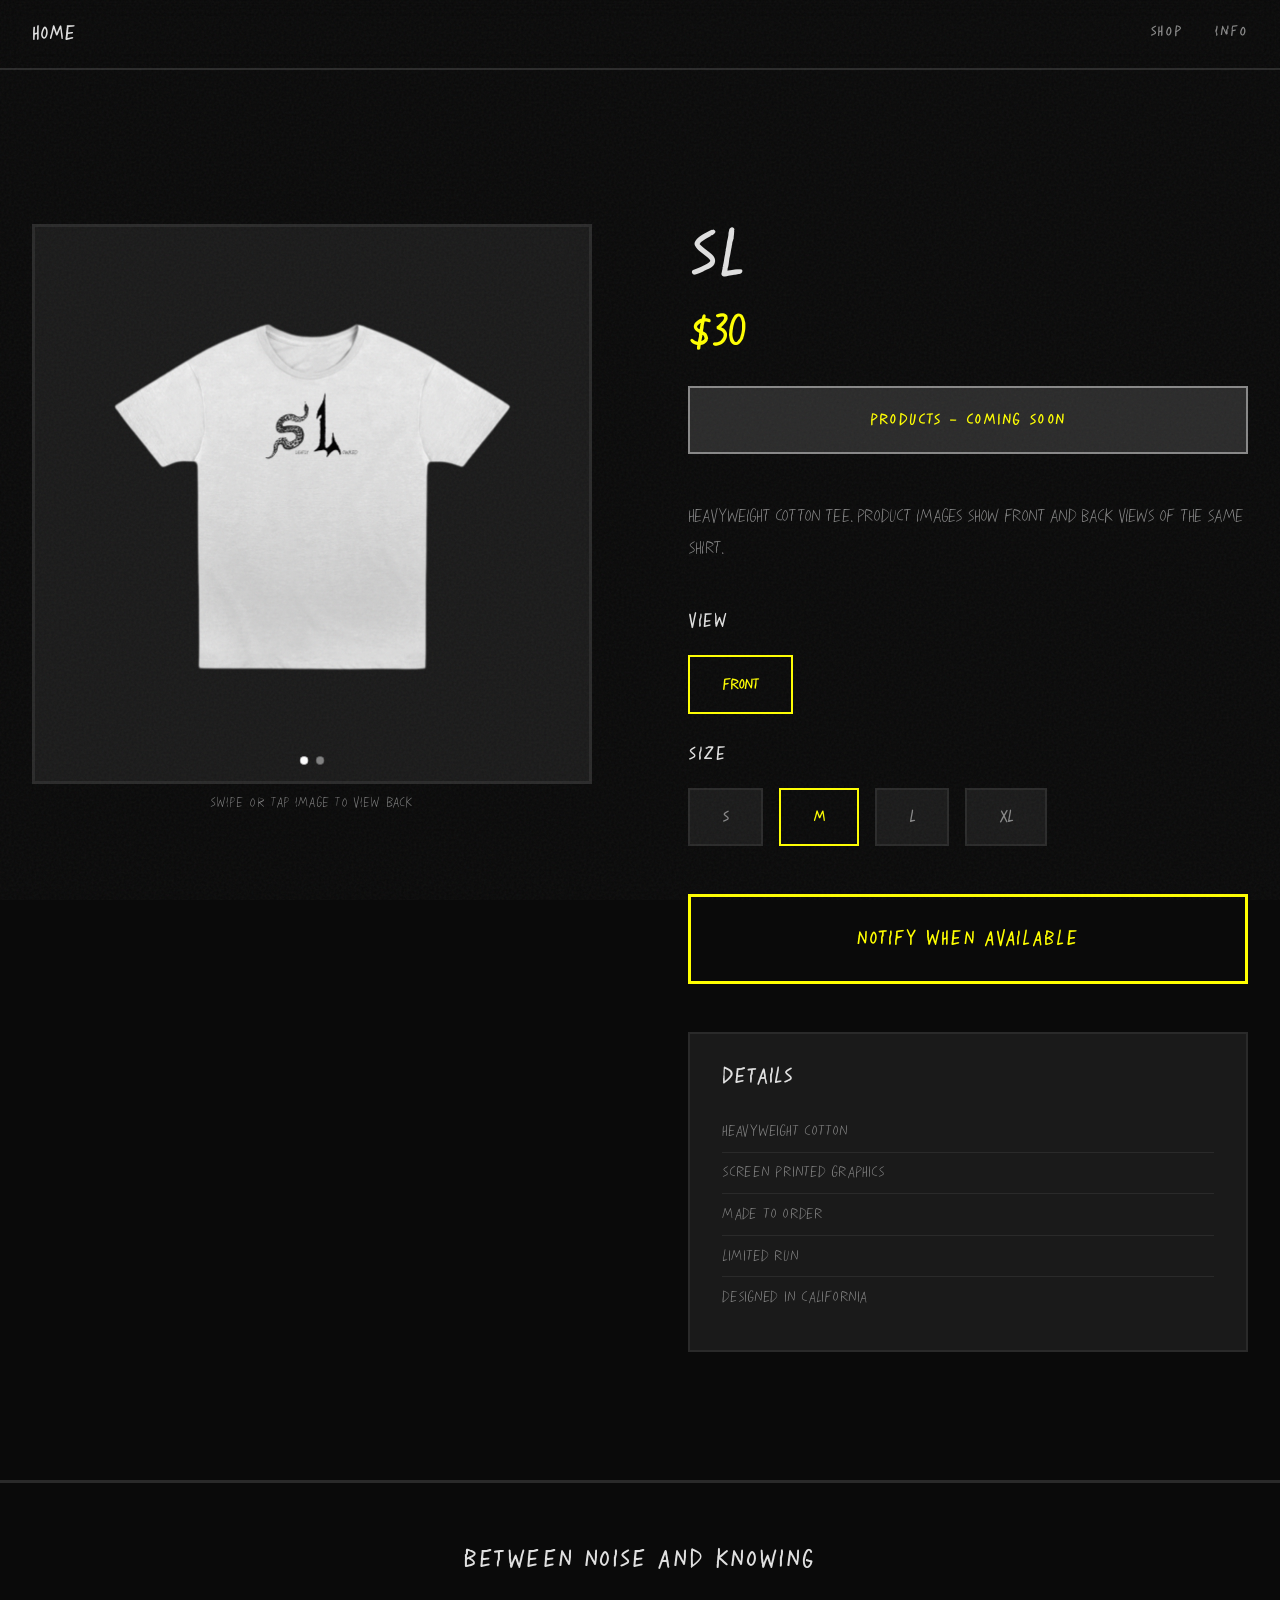
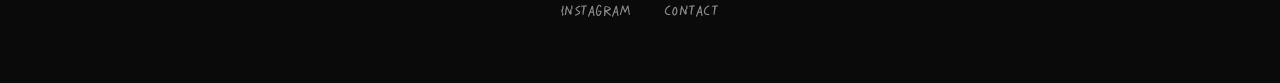
<file: sl-tee.html>
<!DOCTYPE html>
<html lang="en">
<head>
    <meta charset="UTF-8">
    <meta name="viewport" content="width=device-width, initial-scale=1.0">
    <title>PRODUCT | SL</title>
    <link rel="stylesheet" href="style.css">
</head>
<body class="dark">
    <div class="noise"></div>

    <!-- Nav -->
    <nav class="nav-brutal">
        <a href="index.html" class="nav-home">HOME</a>
        <div class="nav-links-brutal">
            <a href="shop.html">SHOP</a>
            <a href="about.html">INFO</a>
        </div>
    </nav>

    <!-- Product Detail -->
    <section class="product-detail-brutal">
        <div class="product-image-brutal">
            <div class="product-placeholder-large sl-tee-carousel">
                <img id="sl-tee-image" src="images/SL TEE.png" alt="SL - FRONT">
                <div class="carousel-dots" aria-hidden="true">
                    <span class="carousel-dot active" id="sl-dot-front"></span>
                    <span class="carousel-dot" id="sl-dot-back"></span>
                </div>
            </div>
            <p class="carousel-hint" id="sl-tee-hint">Swipe or tap image to view back</p>
        </div>

        <div class="product-info-brutal">
            <h1>SL</h1>
            <p class="price-brutal-large">$30</p>

            <div class="status-banner">
                PRODUCTS — COMING SOON
            </div>

            <div class="product-description-brutal">
                <p>Heavyweight cotton tee. Product images show front and back views of the same shirt.</p>
            </div>

            <div class="color-selector-brutal">
                <label>VIEW</label>
                <div class="color-buttons">
                    <button class="color-btn-brutal active" id="sl-tee-view-indicator">FRONT</button>
                </div>
            </div>

            <div class="size-selector-brutal">
                <label>SIZE</label>
                <div class="size-buttons">
                    <button class="size-btn-brutal">S</button>
                    <button class="size-btn-brutal active">M</button>
                    <button class="size-btn-brutal">L</button>
                    <button class="size-btn-brutal">XL</button>
                </div>
            </div>

            <button class="cta-brutal">NOTIFY WHEN AVAILABLE</button>

            <div class="product-details-list">
                <h3>DETAILS</h3>
                <ul>
                    <li>Heavyweight cotton</li>
                    <li>Screen printed graphics</li>
                    <li>Made to order</li>
                    <li>Limited run</li>
                    <li>Designed in California</li>
                </ul>
            </div>
        </div>
    </section>

    <!-- Footer -->
    <footer class="footer-brutal">
        <div class="footer-brutal-content">
            <p>BETWEEN NOISE AND KNOWING</p>
            <div class="footer-links-brutal">
                <a href="https://www.instagram.com/slightly_lowked__/" target="_blank" rel="noopener noreferrer">INSTAGRAM</a>
                <a href="#">CONTACT</a>
            </div>
        </div>
    </footer>

    <script>
        const sizeBtns = document.querySelectorAll('.size-btn-brutal');
        sizeBtns.forEach(btn => {
            btn.addEventListener('click', () => {
                sizeBtns.forEach(b => b.classList.remove('active'));
                btn.classList.add('active');
            });
        });

        const productImage = document.getElementById('sl-tee-image');
        const viewIndicator = document.getElementById('sl-tee-view-indicator');
        const dotFront = document.getElementById('sl-dot-front');
        const dotBack = document.getElementById('sl-dot-back');
        const hint = document.getElementById('sl-tee-hint');
        const imageSet = [
            { src: 'images/SL TEE.png', alt: 'SL - FRONT', label: 'FRONT' },
            { src: 'images/SL TEE BACK.png', alt: 'SL - BACK', label: 'BACK' }
        ];
        let currentIndex = 0;

        function renderCurrentView() {
            const current = imageSet[currentIndex];
            productImage.src = current.src;
            productImage.alt = current.alt;
            viewIndicator.textContent = current.label;
            dotFront.classList.toggle('active', currentIndex === 0);
            dotBack.classList.toggle('active', currentIndex === 1);
        }

        function toggleView() {
            currentIndex = (currentIndex + 1) % imageSet.length;
            renderCurrentView();
            hint.classList.add('is-hidden');
        }

        // Desktop toggle: click on main image.
        productImage.addEventListener('click', toggleView);

        // Mobile toggle: swipe left/right on main image.
        let touchStartX = null;
        productImage.addEventListener('touchstart', (e) => {
            touchStartX = e.touches[0].clientX;
        }, { passive: true });

        productImage.addEventListener('touchend', (e) => {
            if (touchStartX === null) return;
            const touchEndX = e.changedTouches[0].clientX;
            const swipeDistance = Math.abs(touchEndX - touchStartX);
            if (swipeDistance > 30) toggleView();
            touchStartX = null;
        }, { passive: true });
    </script>
</body>
</html>
</file>
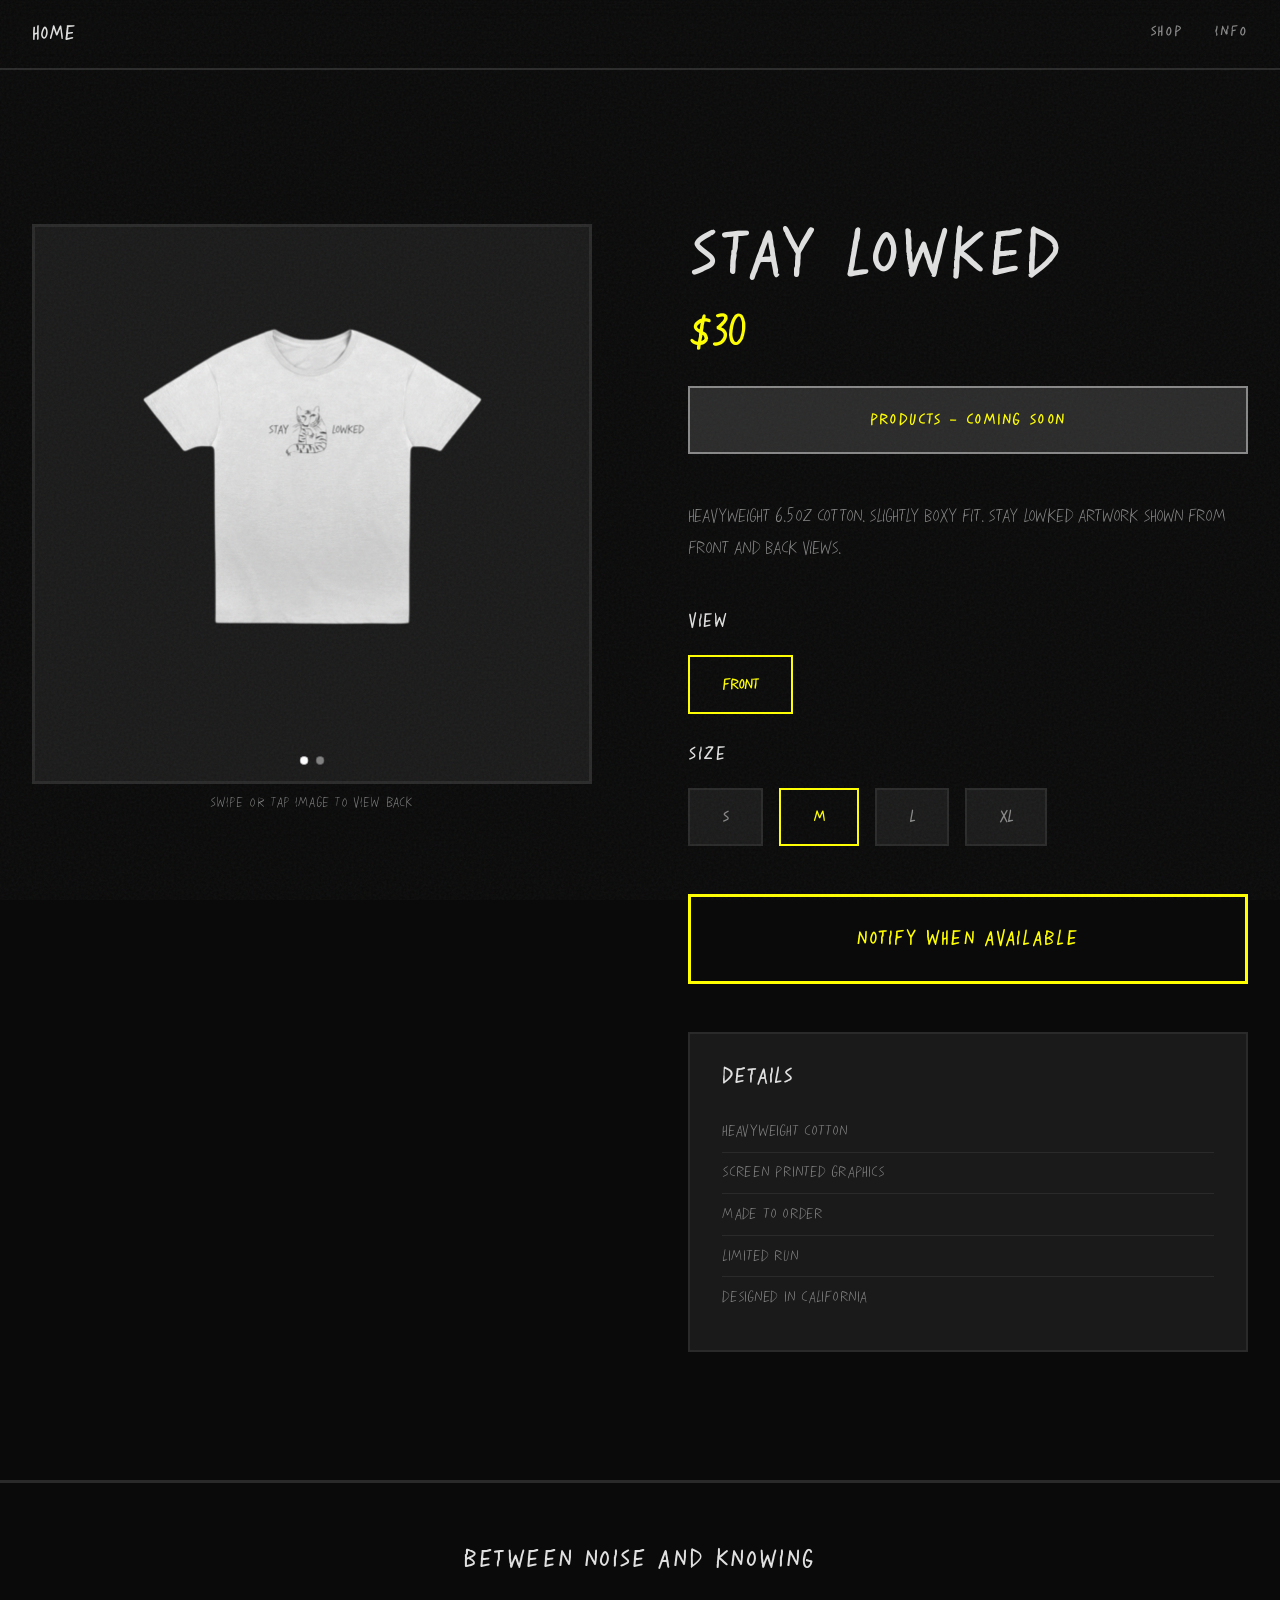
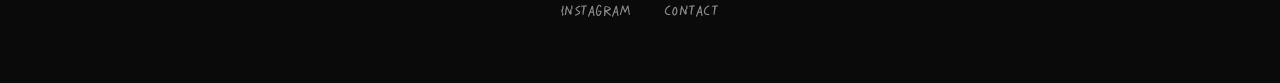
<file: stay-lowked-tee.html>
<!DOCTYPE html>
<html lang="en">
<head>
    <meta charset="UTF-8">
    <meta name="viewport" content="width=device-width, initial-scale=1.0">
    <title>PRODUCT | STAY LOWKED</title>
    <link rel="stylesheet" href="style.css">
</head>
<body class="dark">
    <div class="noise"></div>

    <!-- Nav -->
    <nav class="nav-brutal">
        <a href="index.html" class="nav-home">HOME</a>
        <div class="nav-links-brutal">
            <a href="shop.html">SHOP</a>
            <a href="about.html">INFO</a>
        </div>
    </nav>

    <!-- Product Detail -->
    <section class="product-detail-brutal">
        <div class="product-image-brutal">
            <div class="product-placeholder-large sl-tee-carousel">
                <img id="stay-lowked-tee-image" src="images/STAYLOWKEDTEE(FRONT).png" alt="STAY LOWKED - FRONT">
                <div class="carousel-dots" aria-hidden="true">
                    <span class="carousel-dot active" id="stay-dot-front"></span>
                    <span class="carousel-dot" id="stay-dot-back"></span>
                </div>
            </div>
            <p class="carousel-hint" id="stay-lowked-hint">Swipe or tap image to view back</p>
        </div>

        <div class="product-info-brutal">
            <h1>STAY LOWKED</h1>
            <p class="price-brutal-large">$30</p>

            <div class="status-banner">
                PRODUCTS — COMING SOON
            </div>

            <div class="product-description-brutal">
                <p>Heavyweight 6.5oz cotton. Slightly boxy fit. STAY LOWKED artwork shown from front and back views.</p>
            </div>

            <div class="color-selector-brutal">
                <label>VIEW</label>
                <div class="color-buttons">
                    <button class="color-btn-brutal active" id="stay-lowked-view-indicator">FRONT</button>
                </div>
            </div>

            <div class="size-selector-brutal">
                <label>SIZE</label>
                <div class="size-buttons">
                    <button class="size-btn-brutal">S</button>
                    <button class="size-btn-brutal active">M</button>
                    <button class="size-btn-brutal">L</button>
                    <button class="size-btn-brutal">XL</button>
                </div>
            </div>

            <button class="cta-brutal">NOTIFY WHEN AVAILABLE</button>

            <div class="product-details-list">
                <h3>DETAILS</h3>
                <ul>
                    <li>Heavyweight cotton</li>
                    <li>Screen printed graphics</li>
                    <li>Made to order</li>
                    <li>Limited run</li>
                    <li>Designed in California</li>
                </ul>
            </div>
        </div>
    </section>

    <!-- Footer -->
    <footer class="footer-brutal">
        <div class="footer-brutal-content">
            <p>BETWEEN NOISE AND KNOWING</p>
            <div class="footer-links-brutal">
                <a href="https://www.instagram.com/slightly_lowked__/" target="_blank" rel="noopener noreferrer">INSTAGRAM</a>
                <a href="#">CONTACT</a>
            </div>
        </div>
    </footer>

    <script>
        const sizeBtns = document.querySelectorAll('.size-btn-brutal');
        sizeBtns.forEach(btn => {
            btn.addEventListener('click', () => {
                sizeBtns.forEach(b => b.classList.remove('active'));
                btn.classList.add('active');
            });
        });

        const productImage = document.getElementById('stay-lowked-tee-image');
        const viewIndicator = document.getElementById('stay-lowked-view-indicator');
        const dotFront = document.getElementById('stay-dot-front');
        const dotBack = document.getElementById('stay-dot-back');
        const hint = document.getElementById('stay-lowked-hint');
        const imageSet = [
            { src: 'images/STAYLOWKEDTEE(FRONT).png', alt: 'STAY LOWKED - FRONT', label: 'FRONT' },
            { src: 'images/STAYLOWKEDTEE(BACK).png', alt: 'STAY LOWKED - BACK', label: 'BACK' }
        ];
        let currentIndex = 0;

        function renderCurrentView() {
            const current = imageSet[currentIndex];
            productImage.src = current.src;
            productImage.alt = current.alt;
            viewIndicator.textContent = current.label;
            dotFront.classList.toggle('active', currentIndex === 0);
            dotBack.classList.toggle('active', currentIndex === 1);
        }

        function toggleView() {
            currentIndex = (currentIndex + 1) % imageSet.length;
            renderCurrentView();
            hint.classList.add('is-hidden');
        }

        productImage.addEventListener('click', toggleView);

        let touchStartX = null;
        productImage.addEventListener('touchstart', (e) => {
            touchStartX = e.touches[0].clientX;
        }, { passive: true });

        productImage.addEventListener('touchend', (e) => {
            if (touchStartX === null) return;
            const touchEndX = e.changedTouches[0].clientX;
            const swipeDistance = Math.abs(touchEndX - touchStartX);
            if (swipeDistance > 30) toggleView();
            touchStartX = null;
        }, { passive: true });
    </script>
</body>
</html>
</file>
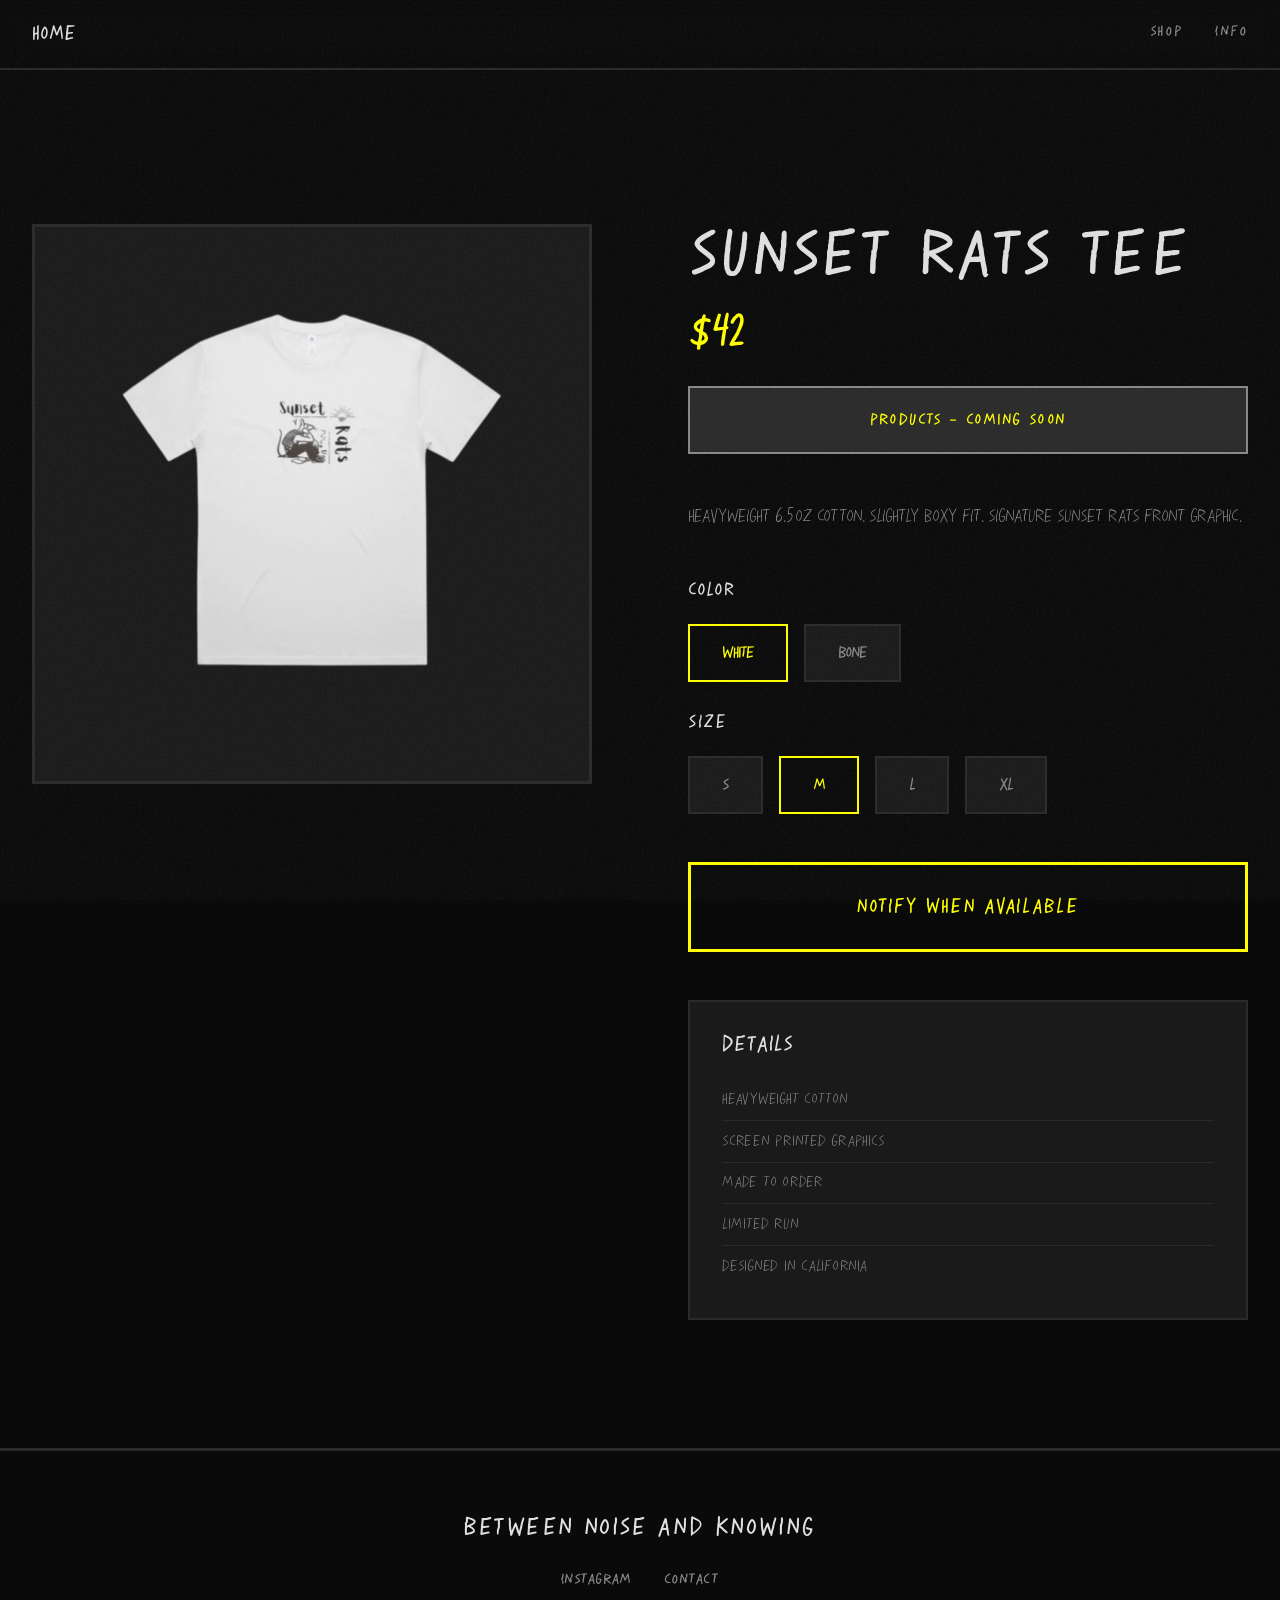
<file: sunset-rats-tee.html>
<!DOCTYPE html>
<html lang="en">
<head>
    <meta charset="UTF-8">
    <meta name="viewport" content="width=device-width, initial-scale=1.0">
    <title>PRODUCT | SUNSET RATS TEE</title>
    <link rel="stylesheet" href="style.css">
</head>
<body class="dark">
    <div class="noise"></div>

    <!-- Nav -->
    <nav class="nav-brutal">
        <a href="index.html" class="nav-home">HOME</a>
        <div class="nav-links-brutal">
            <a href="shop.html">SHOP</a>
            <a href="about.html">INFO</a>
        </div>
    </nav>

    <!-- Product Detail -->
    <section class="product-detail-brutal">
        <div class="product-image-brutal">
            <div class="product-placeholder-large">
                <img id="sunset-rats-tee-image" src="images/sunset rats tee.png" alt="SUNSET RATS TEE - WHITE">
            </div>
        </div>

        <div class="product-info-brutal">
            <h1>SUNSET RATS TEE</h1>
            <p class="price-brutal-large">$42</p>

            <div class="status-banner">
                PRODUCTS — COMING SOON
            </div>

            <div class="product-description-brutal">
                <p>Heavyweight 6.5oz cotton. Slightly boxy fit. Signature SUNSET RATS front graphic.</p>
            </div>

            <div class="color-selector-brutal">
                <label>COLOR</label>
                <div class="color-buttons">
                    <button class="color-btn-brutal active" data-image="images/sunset rats tee.png" data-alt="SUNSET RATS TEE - WHITE">WHITE</button>
                    <button class="color-btn-brutal" data-image="images/sunset rats tee bone.png" data-alt="SUNSET RATS TEE - BONE">BONE</button>
                </div>
            </div>

            <div class="size-selector-brutal">
                <label>SIZE</label>
                <div class="size-buttons">
                    <button class="size-btn-brutal">S</button>
                    <button class="size-btn-brutal active">M</button>
                    <button class="size-btn-brutal">L</button>
                    <button class="size-btn-brutal">XL</button>
                </div>
            </div>

            <button class="cta-brutal">NOTIFY WHEN AVAILABLE</button>

            <div class="product-details-list">
                <h3>DETAILS</h3>
                <ul>
                    <li>Heavyweight cotton</li>
                    <li>Screen printed graphics</li>
                    <li>Made to order</li>
                    <li>Limited run</li>
                    <li>Designed in California</li>
                </ul>
            </div>
        </div>
    </section>

    <!-- Footer -->
    <footer class="footer-brutal">
        <div class="footer-brutal-content">
            <p>BETWEEN NOISE AND KNOWING</p>
            <div class="footer-links-brutal">
                <a href="https://www.instagram.com/slightly_lowked__/" target="_blank" rel="noopener noreferrer">INSTAGRAM</a>
                <a href="#">CONTACT</a>
            </div>
        </div>
    </footer>

    <script>
        const sizeBtns = document.querySelectorAll('.size-btn-brutal');
        sizeBtns.forEach(btn => {
            btn.addEventListener('click', () => {
                sizeBtns.forEach(b => b.classList.remove('active'));
                btn.classList.add('active');
            });
        });

        const productImage = document.getElementById('sunset-rats-tee-image');
        const colorBtns = document.querySelectorAll('.color-btn-brutal');
        colorBtns.forEach(btn => {
            btn.addEventListener('click', () => {
                colorBtns.forEach(b => b.classList.remove('active'));
                btn.classList.add('active');
                productImage.src = btn.dataset.image;
                productImage.alt = btn.dataset.alt;
            });
        });
    </script>
</body>
</html>
</file>
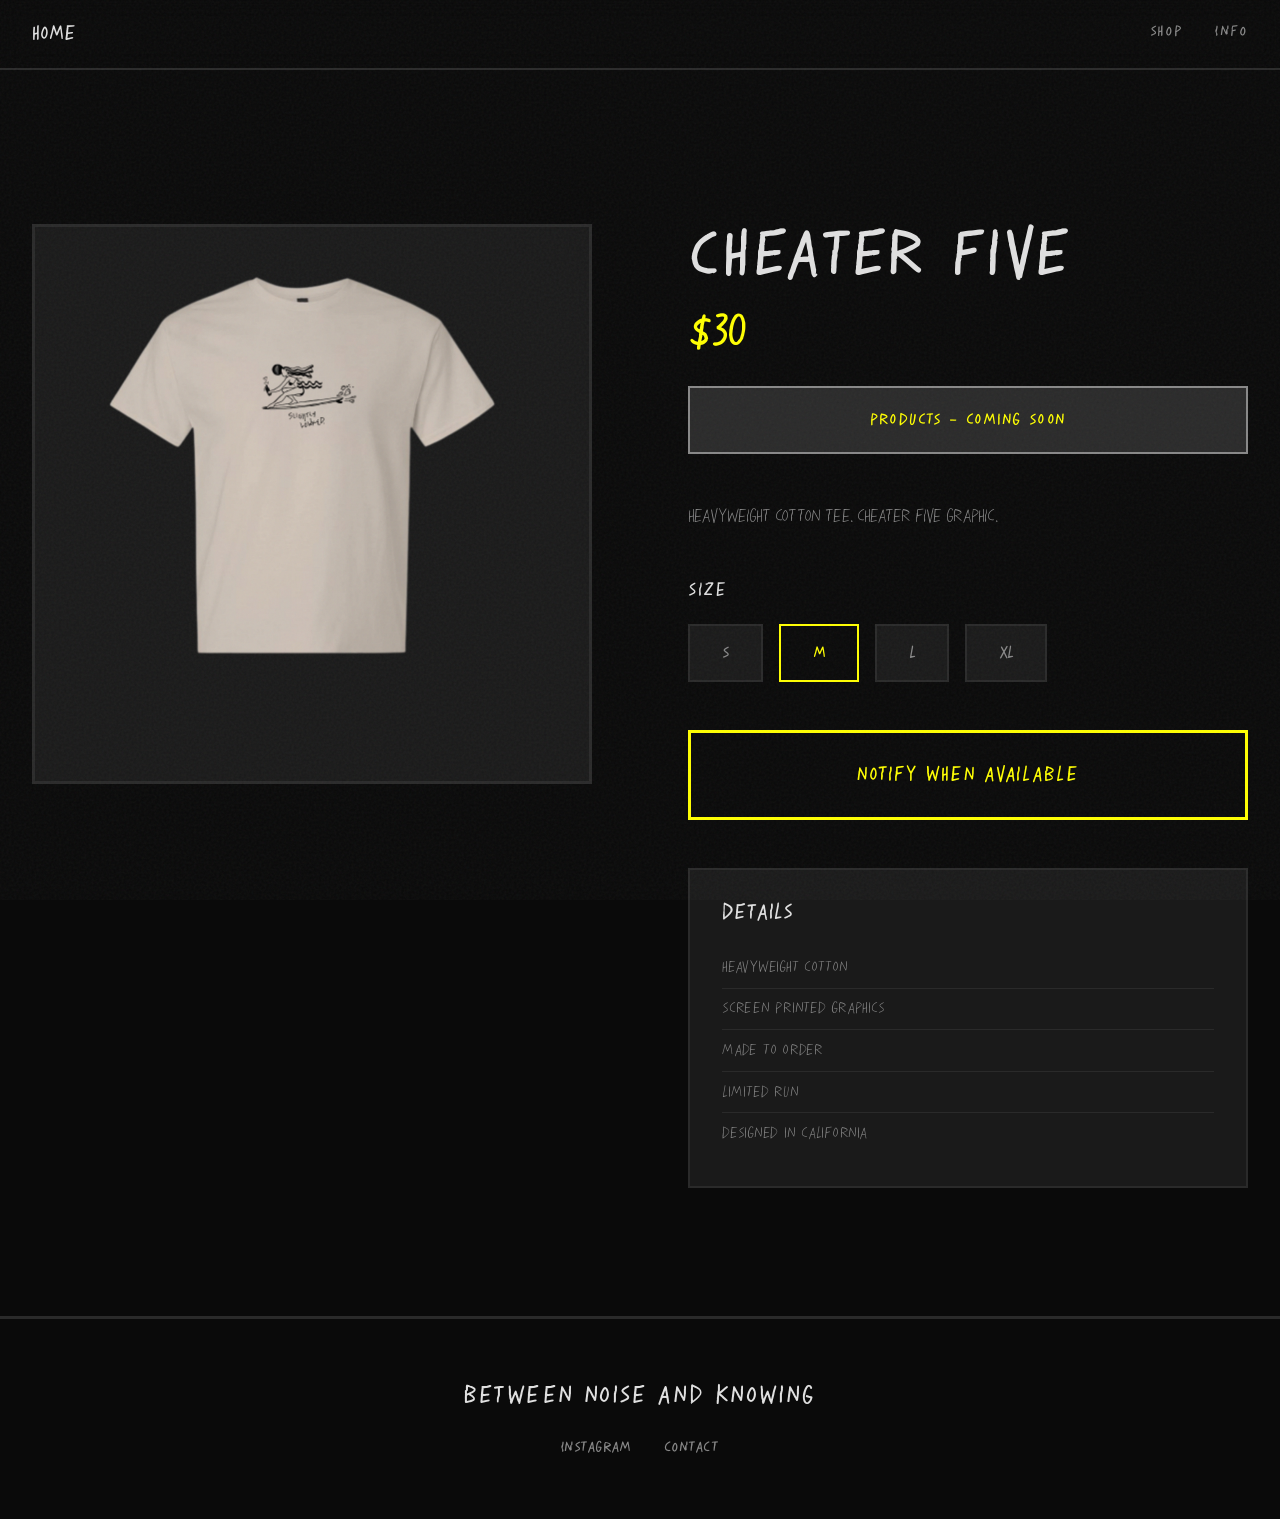
<file: surfer-girl-tee.html>
<!DOCTYPE html>
<html lang="en">
<head>
    <meta charset="UTF-8">
    <meta http-equiv="refresh" content="0;url=cheater-five-tee.html">
    <title>Redirecting…</title>
    <script>location.replace('cheater-five-tee.html');</script>
</head>
<body>
    <p><a href="cheater-five-tee.html">CHEATER FIVE</a></p>
</body>
</html>
</file>
<file: style.css>
/* Custom font */
@font-face {
    font-family: 'TAYWalkout';
    src: url("fonts/TAYWalkout.woff2") format("woff2");
    font-weight: 400;
    font-style: normal;
    font-display: swap;
}

/* BRUTAL RESET */
* {
    margin: 0;
    padding: 0;
    box-sizing: border-box;
}

:root {
    --black: #0a0a0a;
    --dark-gray: #1a1a1a;
    --mid-gray: #2a2a2a;
    --light-gray: #888;
    --off-white: #e0e0e0;
    --burnt-orange: #b7410e;
    --acid: #ffff00;
    --blood: #ff0040;
    --electric: #00fff0;
}

body {
    font-family: 'TAYWalkout', cursive;
    background: var(--black);
    color: var(--off-white);
    overflow-x: hidden;
}

a {
    transition: color 0.2s ease;
}
a:hover {
    color: var(--acid);
}

/* Highlight effect on hover for all text */
body * {
    transition: color 0.2s ease;
}
body *:hover {
    color: var(--acid);
}

/* NOISE OVERLAY */
.noise {
    position: fixed;
    top: 0;
    left: 0;
    width: 100%;
    height: 100%;
    background-image: url("data:image/svg+xml,%3Csvg viewBox='0 0 400 400' xmlns='http://www.w3.org/2000/svg'%3E%3Cfilter id='noiseFilter'%3E%3CfeTurbulence type='fractalNoise' baseFrequency='0.9' numOctaves='4' stitchTiles='stitch'/%3E%3C/filter%3E%3Crect width='100%25' height='100%25' filter='url(%23noiseFilter)'/%3E%3C/svg%3E");
    opacity: 0.05;
    pointer-events: none;
    z-index: 9999;
}

/* CHAOS GRAPHICS BACKGROUND */
.chaos-bg {
    position: fixed;
    top: 0;
    left: 0;
    width: 100%;
    height: 100%;
    pointer-events: none;
    z-index: 0;
    opacity: 0.15;
}

.chaos-graphic {
    position: absolute;
    opacity: 0.3;
    filter: blur(2px);
    mix-blend-mode: screen;
}

.chaos-1 {
    top: 10%;
    left: -10%;
    width: 400px;
    transform: rotate(-15deg);
}

.chaos-2 {
    bottom: 20%;
    right: -5%;
    width: 350px;
    transform: rotate(25deg);
}

.chaos-3 {
    top: 50%;
    left: 50%;
    width: 300px;
    transform: translate(-50%, -50%) rotate(10deg);
}

/* NAV BRUTAL */
.nav-brutal {
    position: fixed;
    top: 0;
    left: 0;
    width: 100%;
    padding: 1.5rem 2rem;
    display: flex;
    justify-content: space-between;
    z-index: 1000;
    background: rgba(10, 10, 10, 0.8);
    backdrop-filter: blur(10px);
    border-bottom: 2px solid var(--mid-gray);
}

/* Home page: nav blends into chaos/hero background */
body.home-page .nav-brutal {
    background: transparent;
    backdrop-filter: none;
    border-bottom: none;
}

.nav-home {
    font-size: 1.2rem;
    font-weight: 900;
    letter-spacing: 0.1em;
    color: var(--off-white);
    text-decoration: none;
}

.nav-links-brutal {
    display: flex;
    gap: 2rem;
}

.nav-links-brutal a {
    color: var(--light-gray);
    text-decoration: none;
    font-size: 0.9rem;
    letter-spacing: 0.15em;
    font-weight: 700;
    transition: color 0.3s;
}

.nav-links-brutal a:hover {
    color: var(--acid);
}

/* HERO BRUTAL */
.hero-brutal {
    min-height: 100vh;
    display: flex;
    flex-direction: column;
    align-items: center;
    justify-content: center;
    position: relative;
    z-index: 1;
    padding: 2rem;
}

.hero-logo-link {
    display: block;
    width: 100%;
    max-width: 800px;
    text-decoration: none;
    color: inherit;
}

.logo-massive {
    width: 100%;
    max-width: 800px;
    margin-bottom: 0;
    animation: glitchLogo 5s infinite;
}

.logo-massive img {
    width: 100%;
    transform: scale(0.6);
    transform-origin: center top;
    filter: drop-shadow(0 0 20px rgba(255, 220, 80, 0.5))
            drop-shadow(0 0 50px rgba(255, 220, 80, 0.35))
            drop-shadow(0 0 80px rgba(255, 220, 80, 0.2));
}

.logo-massive img.logo-under-hero {
    margin-top: -12rem;
}

@media (max-width: 768px) {
    .logo-massive img {
        transform: scale(0.9); /* 50% larger than 0.6 on mobile */
    }
}

/* Collection trigger: title + spinning sticker (both clickable) */
.collection-trigger-wrap {
    display: flex;
    flex-direction: column;
    align-items: center;
    padding: 0.25rem 0 2rem;
    z-index: 1;
    position: relative;
}

.collection-link {
    font-size: clamp(2rem, 6vw, 4rem);
    font-weight: 900;
    letter-spacing: 0.2em;
    text-decoration: none;
    margin-bottom: 4.5rem;
    cursor: pointer;
    color: var(--off-white);
}
.collection-link:hover {
    color: var(--acid);
}

.sticker-spin-wrap {
    display: flex;
    justify-content: center;
    align-items: center;
    padding: 0;
    perspective: 800px;
    text-decoration: none;
    cursor: pointer;
}

.sticker-spin {
    width: 216px;
    height: auto;
    border-radius: 8px;
    box-shadow: 0 10px 40px rgba(0, 0, 0, 0.4);
    animation: spin3d 12s linear infinite;
    transform-style: preserve-3d;
}

@keyframes spin3d {
    0% {
        transform: rotateY(0deg) rotateX(5deg);
    }
    100% {
        transform: rotateY(360deg) rotateX(5deg);
    }
}

.logo-secondary {
    width: 100%;
    max-width: 600px;
    margin-bottom: 2rem;
    margin-top: -4rem;
}

.logo-secondary img {
    width: 100%;
    filter: drop-shadow(0 0 15px rgba(100, 255, 120, 0.5))
            drop-shadow(0 0 40px rgba(100, 255, 120, 0.35))
            drop-shadow(0 0 60px rgba(100, 255, 120, 0.2));
    animation: glowCycleSecondary 12s ease-in-out infinite 0.4s;
}

@keyframes glowCycle {
    0%, 100% {
        filter: drop-shadow(0 0 25px rgba(100, 255, 120, 0.55))
                drop-shadow(0 0 55px rgba(100, 255, 120, 0.4))
                drop-shadow(0 0 90px rgba(100, 255, 120, 0.25));
    }
    20% {
        filter: drop-shadow(0 0 25px rgba(255, 180, 50, 0.55))
                drop-shadow(0 0 55px rgba(255, 180, 50, 0.4))
                drop-shadow(0 0 90px rgba(255, 180, 50, 0.25));
    }
    40% {
        filter: drop-shadow(0 0 25px rgba(180, 100, 255, 0.55))
                drop-shadow(0 0 55px rgba(180, 100, 255, 0.4))
                drop-shadow(0 0 90px rgba(180, 100, 255, 0.25));
    }
    60% {
        filter: drop-shadow(0 0 25px rgba(255, 80, 80, 0.55))
                drop-shadow(0 0 55px rgba(255, 80, 80, 0.4))
                drop-shadow(0 0 90px rgba(255, 80, 80, 0.25));
    }
    80% {
        filter: drop-shadow(0 0 25px rgba(80, 150, 255, 0.55))
                drop-shadow(0 0 55px rgba(80, 150, 255, 0.4))
                drop-shadow(0 0 90px rgba(80, 150, 255, 0.25));
    }
}

@keyframes glowCycleSecondary {
    0%, 100% {
        filter: drop-shadow(0 0 18px rgba(100, 255, 120, 0.55))
                drop-shadow(0 0 45px rgba(100, 255, 120, 0.4))
                drop-shadow(0 0 70px rgba(100, 255, 120, 0.25));
    }
    20% {
        filter: drop-shadow(0 0 18px rgba(255, 180, 50, 0.55))
                drop-shadow(0 0 45px rgba(255, 180, 50, 0.4))
                drop-shadow(0 0 70px rgba(255, 180, 50, 0.25));
    }
    40% {
        filter: drop-shadow(0 0 18px rgba(180, 100, 255, 0.55))
                drop-shadow(0 0 45px rgba(180, 100, 255, 0.4))
                drop-shadow(0 0 70px rgba(180, 100, 255, 0.25));
    }
    60% {
        filter: drop-shadow(0 0 18px rgba(255, 80, 80, 0.55))
                drop-shadow(0 0 45px rgba(255, 80, 80, 0.4))
                drop-shadow(0 0 70px rgba(255, 80, 80, 0.25));
    }
    80% {
        filter: drop-shadow(0 0 18px rgba(80, 150, 255, 0.55))
                drop-shadow(0 0 45px rgba(80, 150, 255, 0.4))
                drop-shadow(0 0 70px rgba(80, 150, 255, 0.25));
    }
}

@keyframes glitchLogo {
    0%, 90%, 100% { transform: translate(0); }
    91% { transform: translate(-5px, 2px); }
    92% { transform: translate(3px, -2px); }
    93% { transform: translate(0); }
}

.tagline-brutal {
    font-size: clamp(2rem, 6vw, 4rem);
    font-weight: 900;
    letter-spacing: 0.2em;
    text-align: center;
}

.glitch {
    position: relative;
    display: inline-block;
    color: var(--off-white);
    animation: glitch 3s infinite;
}

.glitch::before,
.glitch::after {
    content: attr(data-text);
    position: absolute;
    top: 0;
    left: 0;
    width: 100%;
    height: 100%;
}

.glitch::before {
    left: 2px;
    text-shadow: -2px 0 var(--blood);
    clip: rect(24px, 550px, 90px, 0);
    animation: glitch-anim 2s infinite linear alternate-reverse;
}

.glitch::after {
    left: -2px;
    text-shadow: -2px 0 var(--electric);
    clip: rect(85px, 550px, 140px, 0);
    animation: glitch-anim 3s infinite linear alternate-reverse;
}

@keyframes glitch {
    0%, 90%, 100% { transform: none; }
    91% { transform: skew(-0.5deg); }
    92% { transform: skew(0.8deg); }
}

@keyframes glitch-anim {
    0% { clip: rect(10px, 9999px, 31px, 0); }
    20% { clip: rect(70px, 9999px, 71px, 0); }
    40% { clip: rect(30px, 9999px, 90px, 0); }
    60% { clip: rect(50px, 9999px, 20px, 0); }
    80% { clip: rect(80px, 9999px, 40px, 0); }
    100% { clip: rect(60px, 9999px, 80px, 0); }
}

/* PRODUCTS CHAOS */
.products-chaos {
    padding: 6rem 2rem;
    max-width: 1200px;
    margin: 0 auto;
    position: relative;
    z-index: 1;
}

.section-brutal {
    font-size: 4rem;
    text-align: center;
    margin-bottom: 4rem;
    letter-spacing: 0.2em;
    font-weight: 900;
    text-transform: uppercase;
    color: var(--off-white);
}

.products-chaos .section-brutal {
    margin-bottom: 1rem;
}

.shop-subsection-title {
    text-align: center;
    font-size: clamp(1.1rem, 2.5vw, 1.5rem);
    font-weight: 900;
    letter-spacing: 0.25em;
    color: var(--light-gray);
    margin-bottom: 2.5rem;
    text-transform: uppercase;
}

.grid-broken {
    display: grid;
    grid-template-columns: repeat(3, 1fr);
    grid-auto-rows: 300px;
    gap: 2rem;
}

.product-brutal {
    text-decoration: none;
    border: 3px solid var(--mid-gray);
    background: var(--dark-gray);
    transition: all 0.3s;
    position: relative;
    overflow: hidden;
}

.product-brutal:hover {
    border-color: var(--acid);
    transform: translate(-4px, -4px);
    box-shadow: 8px 8px 0 var(--acid);
}

.product-placeholder {
    width: 100%;
    height: 70%;
    background: var(--mid-gray);
    display: flex;
    align-items: center;
    justify-content: center;
    position: relative;
    overflow: hidden;
}

.product-placeholder.tall {
    height: 80%;
}

/* Keep featured SUNSET RATS card text/price fully visible */
.sunset-feature-card .product-placeholder.tall {
    height: 72%;
}

.product-placeholder img,
.product-placeholder-large img {
    width: 100%;
    height: 100%;
    object-fit: contain;
    object-position: center;
    display: block;
}

.placeholder-shape {
    width: 60%;
    height: 70%;
    background: var(--light-gray);
    opacity: 0.3;
}

.placeholder-shape.tee {
    clip-path: polygon(20% 0, 80% 0, 100% 30%, 100% 100%, 0 100%, 0 30%);
}

.placeholder-shape.hoodie {
    clip-path: polygon(15% 0, 85% 0, 95% 20%, 100% 100%, 0 100%, 5% 20%);
}

.placeholder-shape.beanie {
    border-radius: 50% 50% 40% 40%;
}

.placeholder-shape.socks {
    clip-path: polygon(30% 0, 70% 0, 60% 100%, 40% 100%);
}

.product-label {
    padding: 1rem;
    display: flex;
    flex-direction: column;
    gap: 0.5rem;
}

.product-label span:first-child {
    font-size: 0.9rem;
    font-weight: 700;
    letter-spacing: 0.1em;
    color: var(--off-white);
}

.price-brutal {
    font-size: 1.2rem;
    color: var(--acid);
    font-weight: 900;
}

/* STATEMENT BRUTAL */
.statement-brutal {
    padding: 8rem 2rem;
    background: var(--dark-gray);
    border-top: 3px solid var(--mid-gray);
    border-bottom: 3px solid var(--mid-gray);
    position: relative;
    z-index: 1;
}

.statement-content-brutal {
    max-width: 800px;
    margin: 0 auto;
    text-align: center;
}

.statement-content-brutal p {
    font-size: clamp(1.2rem, 3vw, 2rem);
    line-height: 1.6;
    letter-spacing: 0.05em;
    font-weight: 700;
    color: var(--off-white);
}

/* FOOTER BRUTAL */
.footer-brutal {
    padding: 4rem 2rem;
    background: var(--black);
    border-top: 3px solid var(--mid-gray);
    position: relative;
    z-index: 1;
}

/* Shop footer: buddha image faded into dark background */
.footer-shop {
    background-image: linear-gradient(rgba(10, 10, 10, 0.9), rgba(10, 10, 10, 0.9)), url("images/buddha.jpg");
    background-size: cover;
    background-position: center;
    background-repeat: no-repeat;
}

/* Home footer: guitarman1 image faded into dark background (90% dark) */
.footer-home {
    position: relative;
    overflow: hidden;
}

.footer-home-bg {
    position: absolute;
    inset: 0;
    z-index: 0;
}

.footer-home-img {
    width: 100%;
    height: 100%;
    object-fit: cover;
    object-position: center 35%;
    filter: drop-shadow(0 0 50px rgba(212, 255, 0, 0.35))
            drop-shadow(0 0 100px rgba(212, 255, 0, 0.2));
}

.footer-home-overlay {
    position: absolute;
    inset: 0;
    background: rgba(10, 10, 10, 0.9);
    z-index: 1;
}

.footer-home .footer-brutal-content {
    position: relative;
    z-index: 2;
}

.footer-brutal-content {
    max-width: 1200px;
    margin: 0 auto;
    text-align: center;
}

.footer-brutal-content p {
    font-size: 1.5rem;
    font-weight: 900;
    letter-spacing: 0.15em;
    margin-bottom: 2rem;
}

.footer-brutal-content p.footer-tagline-line {
    margin-top: -1.5rem;
    margin-bottom: 2rem;
}

.footer-links-brutal {
    display: flex;
    gap: 2rem;
    justify-content: center;
}

.footer-links-brutal a {
    color: var(--light-gray);
    text-decoration: none;
    font-size: 0.9rem;
    letter-spacing: 0.1em;
    font-weight: 700;
    transition: color 0.3s;
}

.footer-links-brutal a:hover {
    color: var(--acid);
}

/* RESPONSIVE */
@media (max-width: 768px) {
    .grid-broken {
        grid-template-columns: 1fr;
        grid-auto-rows: 300px;
    }

    .product-brutal {
        grid-column: 1 !important;
        grid-row: auto !important;
    }

    .chaos-graphic {
        width: 200px !important;
    }

    .nav-brutal {
        padding: 1rem;
    }

    .section-brutal {
        font-size: 2.5rem;
    }
}/* SHOP PAGE STYLES */
.shop-brutal-header {
    padding: 12rem 2rem 4rem;
    text-align: center;
    position: relative;
    z-index: 1;
}

.shop-brutal-header h1 {
    font-size: clamp(3rem, 8vw, 6rem);
    font-weight: 900;
    letter-spacing: 0.15em;
    margin-bottom: 3rem;
}

.filters-brutal {
    display: flex;
    gap: 1rem;
    justify-content: center;
    flex-wrap: wrap;
}

.filter-brutal {
    padding: 1rem 2rem;
    background: var(--dark-gray);
    border: 2px solid var(--mid-gray);
    color: var(--light-gray);
    font-family: 'TAYWalkout', cursive;
    font-size: 0.85rem;
    font-weight: 700;
    letter-spacing: 0.15em;
    cursor: pointer;
    transition: all 0.3s;
}

.filter-brutal:hover,
.filter-brutal.active {
    background: var(--black);
    border-color: var(--acid);
    color: var(--acid);
}

.shop-products {
    padding: 4rem 2rem 6rem;
    max-width: 1400px;
    margin: 0 auto;
    position: relative;
    z-index: 1;
}

.grid-brutal-shop {
    display: grid;
    grid-template-columns: repeat(auto-fill, minmax(280px, 1fr));
    gap: 2rem;
}

.coming-soon-banner {
    padding: 3rem 2rem;
    background: var(--mid-gray);
    text-align: center;
    border-top: 3px solid var(--light-gray);
    border-bottom: 3px solid var(--light-gray);
    position: relative;
    z-index: 1;
}

.coming-soon-banner p {
    font-size: 1.5rem;
    font-weight: 900;
    letter-spacing: 0.2em;
    color: var(--acid);
}

/* About page full-page background: full brightness, full image visible */
body.about-page {
    background: #f7f4ec;
    color: #111;
    min-height: 100svh;
}

@media (max-width: 768px) {
    body.about-page {
        min-height: 100vh;
    }
}

/* About page chrome */
body.about-page .nav-brutal {
    background: #f7f4ec;
    border-bottom: 1px solid #e8e8e8;
    backdrop-filter: none;
}

body.about-page .nav-brutal a,
body.about-page .footer-brutal a {
    color: #111;
}

body.about-page .footer-brutal {
    background: #f7f4ec;
    border-top: 1px solid #e8e8e8;
}

body.about-page .footer-brutal-content p {
    color: #111;
}

/* Editorial about layout */
.about-editorial {
    padding: 9rem 2rem 5rem;
}

.about-editorial-inner {
    max-width: 760px;
    margin: 0 auto;
}

.about-top-graphic {
    display: block;
    width: clamp(120px, 18vw, 220px);
    height: auto;
    margin: 0 auto 0.6rem;
    object-fit: contain;
}

.about-title-row {
    display: block;
    margin-bottom: 0.05rem;
}

.about-kicker {
    font-size: 0.95rem;
    letter-spacing: 0.14em;
    margin-bottom: 1.5rem;
    color: #4a4a4a;
}

.about-editorial h1 {
    font-size: clamp(2.2rem, 6vw, 4rem);
    line-height: 1.05;
    letter-spacing: 0.04em;
    margin-bottom: 0;
    color: #111;
}

.about-editorial p {
    font-size: clamp(1.05rem, 2.5vw, 1.25rem);
    line-height: 1.85;
    margin-bottom: 1.5rem;
    color: #222;
}

.about-editorial .about-contact {
    margin-top: 2.2rem;
    color: #444;
}

.about-editorial .about-contact a {
    color: #111;
    text-decoration: underline;
    text-underline-offset: 3px;
}

.about-shop-btn {
    display: inline-block;
    margin-top: 1rem;
    padding: 0.9rem 1.6rem;
    border: 2px solid #111;
    color: #111;
    text-decoration: none;
    letter-spacing: 0.1em;
    font-weight: 700;
    transition: all 0.2s ease;
}

.about-shop-btn:hover {
    background: #111;
    color: #f7f4ec;
}

.about-footer-graphic {
    display: block;
    width: clamp(120px, 18vw, 220px);
    height: auto;
    margin: 0 auto 1.2rem;
    object-fit: contain;
}

/* ABOUT PAGE STYLES */
.about-hero-brutal {
    min-height: 80vh;
    position: relative;
    display: flex;
    align-items: center;
    justify-content: center;
    overflow: hidden;
    margin-top: 60px;
}

.about-graphic-layer {
    position: absolute;
    top: 0;
    left: 0;
    width: 100%;
    height: 100%;
}

.about-graphic-layer img {
    width: 100%;
    height: 100%;
    object-fit: cover;
    filter: brightness(0.3) contrast(1.2);
}

.about-hero-text {
    position: relative;
    z-index: 2;
}

.about-hero-text h1 {
    font-size: clamp(4rem, 12vw, 10rem);
    font-weight: 900;
    letter-spacing: 0.2em;
    color: var(--off-white);
    text-shadow: 4px 4px 0 var(--black);
}

.manifesto-brutal {
    padding: 8rem 2rem;
    background: var(--dark-gray);
    border-top: 3px solid var(--mid-gray);
    border-bottom: 3px solid var(--mid-gray);
}

.manifesto-grid {
    max-width: 1200px;
    margin: 0 auto;
    display: grid;
    grid-template-columns: 1fr 1fr;
    gap: 4rem;
    align-items: center;
}

.manifesto-text h2 {
    font-size: 3rem;
    margin-bottom: 3rem;
    letter-spacing: 0.15em;
}

.manifesto-lines p {
    font-size: 1.8rem;
    margin-bottom: 1rem;
    letter-spacing: 0.05em;
    font-weight: 300;
    color: var(--light-gray);
}

.manifesto-graphic img {
    width: 100%;
    border: 3px solid var(--mid-gray);
}

.origin-brutal {
    padding: 8rem 2rem;
    background: var(--black);
}

.origin-content {
    max-width: 900px;
    margin: 0 auto;
}

.origin-content h2 {
    font-size: 3rem;
    margin-bottom: 3rem;
    letter-spacing: 0.15em;
}

.origin-content p {
    font-size: 1.3rem;
    line-height: 1.8;
    margin-bottom: 2rem;
    color: var(--light-gray);
}

/* Hide origin text but preserve layout space (about page) */
.origin-content--empty h2,
.origin-content--empty p {
    color: transparent;
    user-select: none;
}

.collage-chaos {
    padding: 6rem 2rem;
    background: var(--dark-gray);
}

.collage-brutal-grid {
    max-width: 1400px;
    margin: 0 auto;
    display: grid;
    grid-template-columns: repeat(4, 1fr);
    grid-auto-rows: 250px;
    gap: 1.5rem;
}

.collage-brutal-item {
    border: 3px solid var(--black);
    overflow: hidden;
    position: relative;
}

.collage-brutal-item.large {
    grid-column: span 2;
    grid-row: span 2;
}

.collage-brutal-item.wide {
    grid-column: span 2;
}

.collage-brutal-item img {
    width: 100%;
    height: 100%;
    object-fit: cover;
    transition: transform 0.5s;
}

.collage-brutal-item:hover img {
    transform: scale(1.1);
}

.dna-brutal {
    padding: 8rem 2rem;
    background: var(--black);
}

.dna-content {
    max-width: 1200px;
    margin: 0 auto;
}

.dna-content h2 {
    font-size: 3rem;
    margin-bottom: 4rem;
    letter-spacing: 0.15em;
    text-align: center;
}

.dna-grid {
    display: grid;
    grid-template-columns: repeat(auto-fit, minmax(250px, 1fr));
    gap: 3rem;
}

.dna-item {
    border: 2px solid var(--mid-gray);
    padding: 2rem;
    background: var(--dark-gray);
}

.dna-item h3 {
    font-size: 1.5rem;
    margin-bottom: 1rem;
    letter-spacing: 0.1em;
    color: var(--acid);
}

.dna-item p {
    font-size: 1rem;
    line-height: 1.6;
    color: var(--light-gray);
}

.positioning-brutal {
    padding: 8rem 2rem;
    background: var(--mid-gray);
    border-top: 3px solid var(--light-gray);
    border-bottom: 3px solid var(--light-gray);
}

.positioning-content {
    max-width: 1000px;
    margin: 0 auto;
    text-align: center;
}

.positioning-statement {
    font-size: clamp(1.2rem, 3vw, 2rem);
    line-height: 1.8;
    letter-spacing: 0.1em;
    font-weight: 700;
}

@media (max-width: 768px) {
    .manifesto-grid {
        grid-template-columns: 1fr;
    }

    .collage-brutal-grid {
        grid-template-columns: 1fr;
        grid-auto-rows: 300px;
    }

    .collage-brutal-item.large,
    .collage-brutal-item.wide {
        grid-column: span 1;
        grid-row: span 1;
    }

    .dna-grid {
        grid-template-columns: 1fr;
    }
}/* PRODUCT PAGE STYLES */
.product-detail-brutal {
    max-width: 1400px;
    margin: 12rem auto 6rem;
    padding: 2rem;
    display: grid;
    grid-template-columns: 1fr 1fr;
    gap: 6rem;
}

.product-image-brutal {
    position: sticky;
    top: 100px;
    height: fit-content;
}

.product-placeholder-large {
    width: 100%;
    aspect-ratio: 1;
    background: var(--dark-gray);
    border: 3px solid var(--mid-gray);
    display: flex;
    align-items: center;
    justify-content: center;
    overflow: hidden;
}

.sl-tee-carousel {
    position: relative;
}

.carousel-dots {
    position: absolute;
    bottom: 1rem;
    left: 50%;
    transform: translateX(-50%);
    display: flex;
    gap: 0.45rem;
    z-index: 3;
}

.carousel-dot {
    width: 0.55rem;
    height: 0.55rem;
    border-radius: 50%;
    background: rgba(255, 255, 255, 0.45);
    border: 1px solid rgba(10, 10, 10, 0.4);
}

.carousel-dot.active {
    background: #fff;
}

.carousel-hint {
    margin-top: 0.75rem;
    text-align: center;
    font-size: 0.85rem;
    letter-spacing: 0.08em;
    color: var(--light-gray);
    transition: opacity 0.25s ease;
}

.carousel-hint.is-hidden {
    opacity: 0;
}

.product-placeholder-large.light-bg {
    background: var(--acid);
}

.product-placeholder-large .placeholder-shape {
    width: 50%;
    height: 60%;
}

.product-info-brutal h1 {
    font-size: clamp(2.5rem, 5vw, 4rem);
    font-weight: 900;
    letter-spacing: 0.1em;
    margin-bottom: 1.5rem;
}

.price-brutal-large {
    font-size: 2.5rem;
    color: var(--acid);
    font-weight: 900;
    margin-bottom: 2rem;
}

.status-banner {
    padding: 1.5rem;
    background: var(--mid-gray);
    border: 2px solid var(--light-gray);
    text-align: center;
    font-weight: 900;
    letter-spacing: 0.15em;
    margin-bottom: 3rem;
    color: var(--acid);
}

.product-description-brutal {
    margin-bottom: 3rem;
}

.product-description-brutal p {
    font-size: 1.1rem;
    line-height: 1.8;
    color: var(--light-gray);
    margin-bottom: 1.5rem;
}

.size-selector-brutal {
    margin-bottom: 3rem;
}

.color-selector-brutal {
    margin-bottom: 2rem;
}

.size-selector-brutal label {
    display: block;
    font-weight: 900;
    letter-spacing: 0.15em;
    margin-bottom: 1.5rem;
    font-size: 1.1rem;
}

.color-selector-brutal label {
    display: block;
    font-weight: 900;
    letter-spacing: 0.15em;
    margin-bottom: 1.5rem;
    font-size: 1.1rem;
}

.color-buttons {
    display: flex;
    gap: 1rem;
}

.size-buttons {
    display: flex;
    gap: 1rem;
}

.color-btn-brutal {
    padding: 1.2rem 2rem;
    background: var(--dark-gray);
    border: 2px solid var(--mid-gray);
    color: var(--light-gray);
    font-family: 'TAYWalkout', cursive;
    font-weight: 700;
    font-size: 1rem;
    cursor: pointer;
    transition: all 0.3s;
}

.size-btn-brutal {
    padding: 1.2rem 2rem;
    background: var(--dark-gray);
    border: 2px solid var(--mid-gray);
    color: var(--light-gray);
    font-family: 'TAYWalkout', cursive;
    font-weight: 700;
    font-size: 1rem;
    cursor: pointer;
    transition: all 0.3s;
}

.size-btn-brutal:hover,
.size-btn-brutal.active {
    background: var(--black);
    border-color: var(--acid);
    color: var(--acid);
}

.color-btn-brutal:hover,
.color-btn-brutal.active {
    background: var(--black);
    border-color: var(--acid);
    color: var(--acid);
}

.cta-brutal {
    width: 100%;
    padding: 2rem;
    background: var(--black);
    border: 3px solid var(--acid);
    color: var(--acid);
    font-family: 'TAYWalkout', cursive;
    font-size: 1.2rem;
    font-weight: 900;
    letter-spacing: 0.15em;
    cursor: pointer;
    transition: all 0.3s;
    margin-bottom: 3rem;
}

.cta-brutal:hover {
    background: var(--acid);
    color: var(--black);
    transform: translate(-4px, -4px);
    box-shadow: 8px 8px 0 var(--mid-gray);
}

.product-details-list {
    padding: 2rem;
    background: var(--dark-gray);
    border: 2px solid var(--mid-gray);
}

.product-details-list h3 {
    font-size: 1.3rem;
    letter-spacing: 0.1em;
    margin-bottom: 1.5rem;
}

.product-details-list ul {
    list-style: none;
}

.product-details-list li {
    padding: 0.8rem 0;
    border-bottom: 1px solid var(--mid-gray);
    color: var(--light-gray);
    font-size: 0.95rem;
    letter-spacing: 0.05em;
}

.product-details-list li:last-child {
    border-bottom: none;
}

.related-brutal {
    padding: 6rem 2rem;
    background: var(--dark-gray);
    border-top: 3px solid var(--mid-gray);
}

.related-brutal h2 {
    font-size: 3rem;
    text-align: center;
    margin-bottom: 4rem;
    letter-spacing: 0.15em;
}

.related-grid {
    max-width: 1200px;
    margin: 0 auto;
    display: grid;
    grid-template-columns: repeat(auto-fit, minmax(280px, 1fr));
    gap: 2rem;
}

@media (max-width: 768px) {
    .product-detail-brutal {
        grid-template-columns: 1fr;
        margin-top: 8rem;
        gap: 3rem;
    }

    .product-image-brutal {
        position: relative;
        top: 0;
    }

    .size-buttons {
        flex-wrap: wrap;
    }
}
</file>
